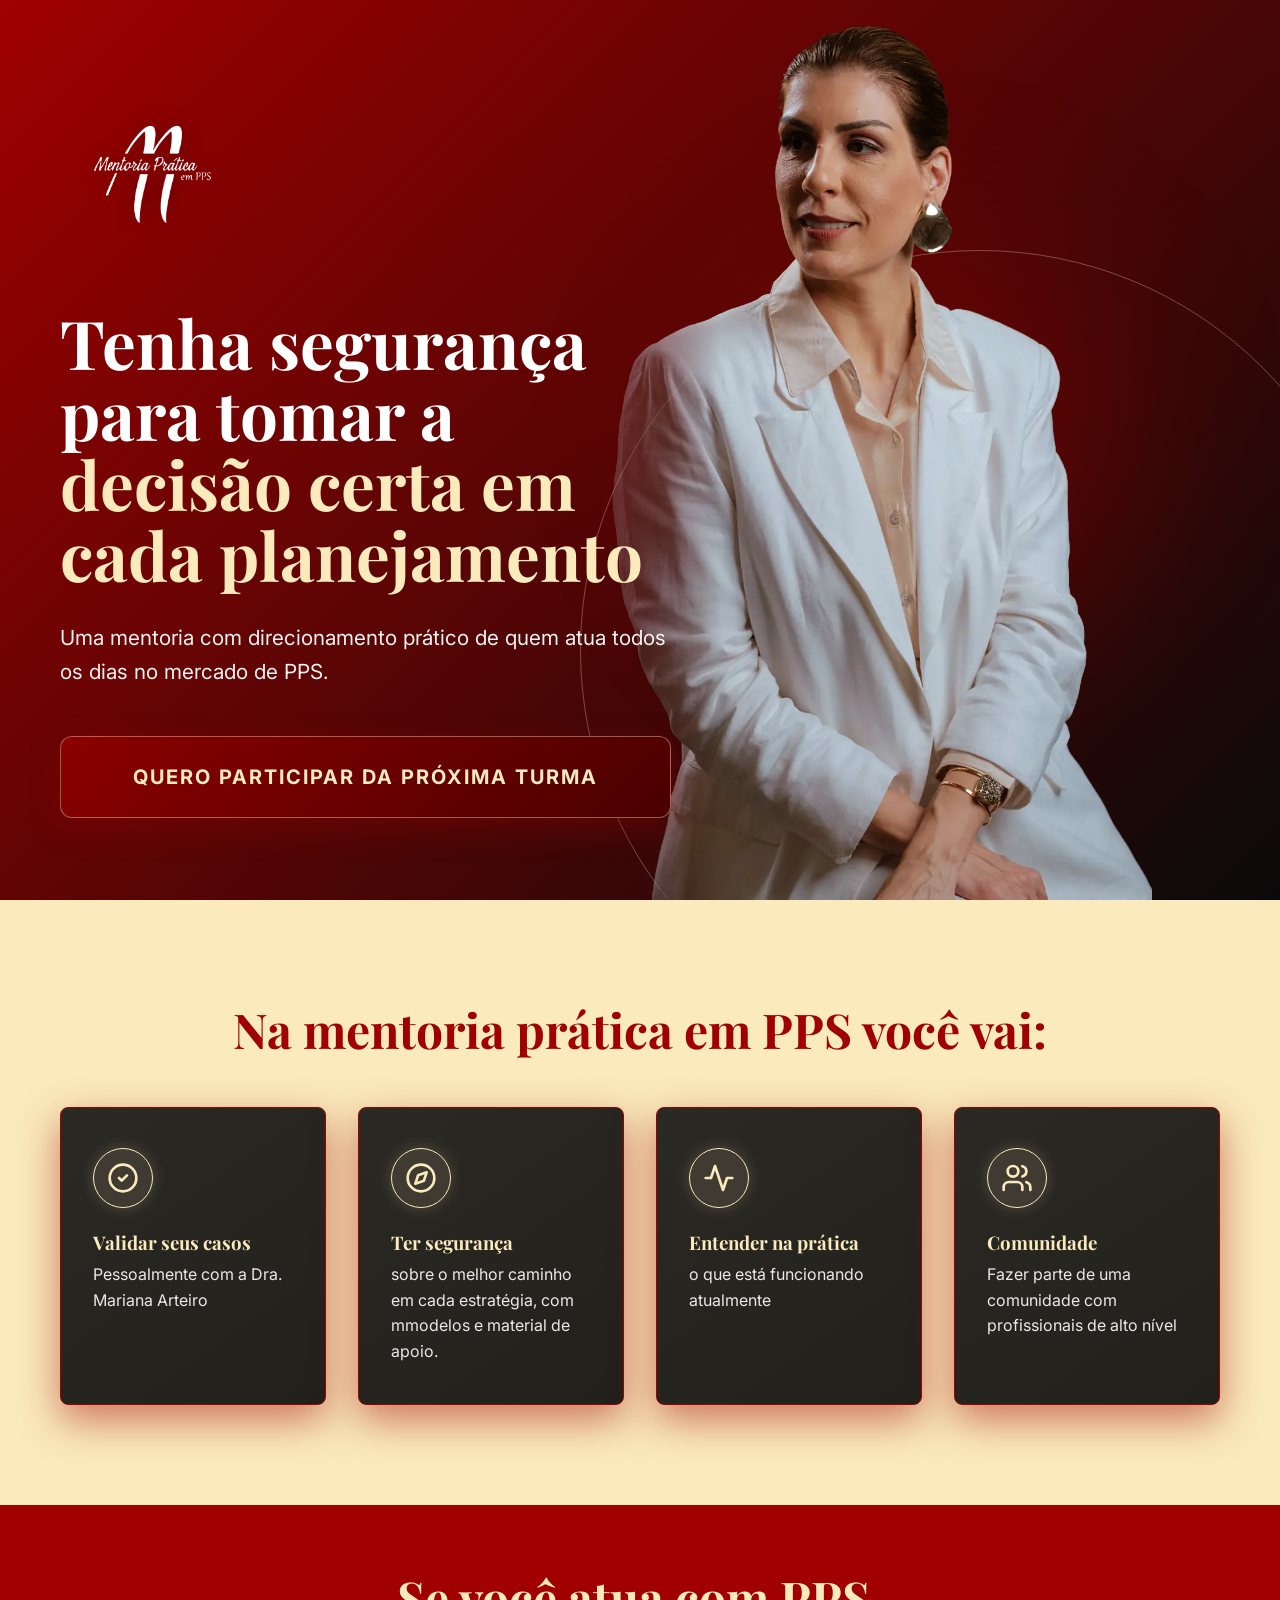
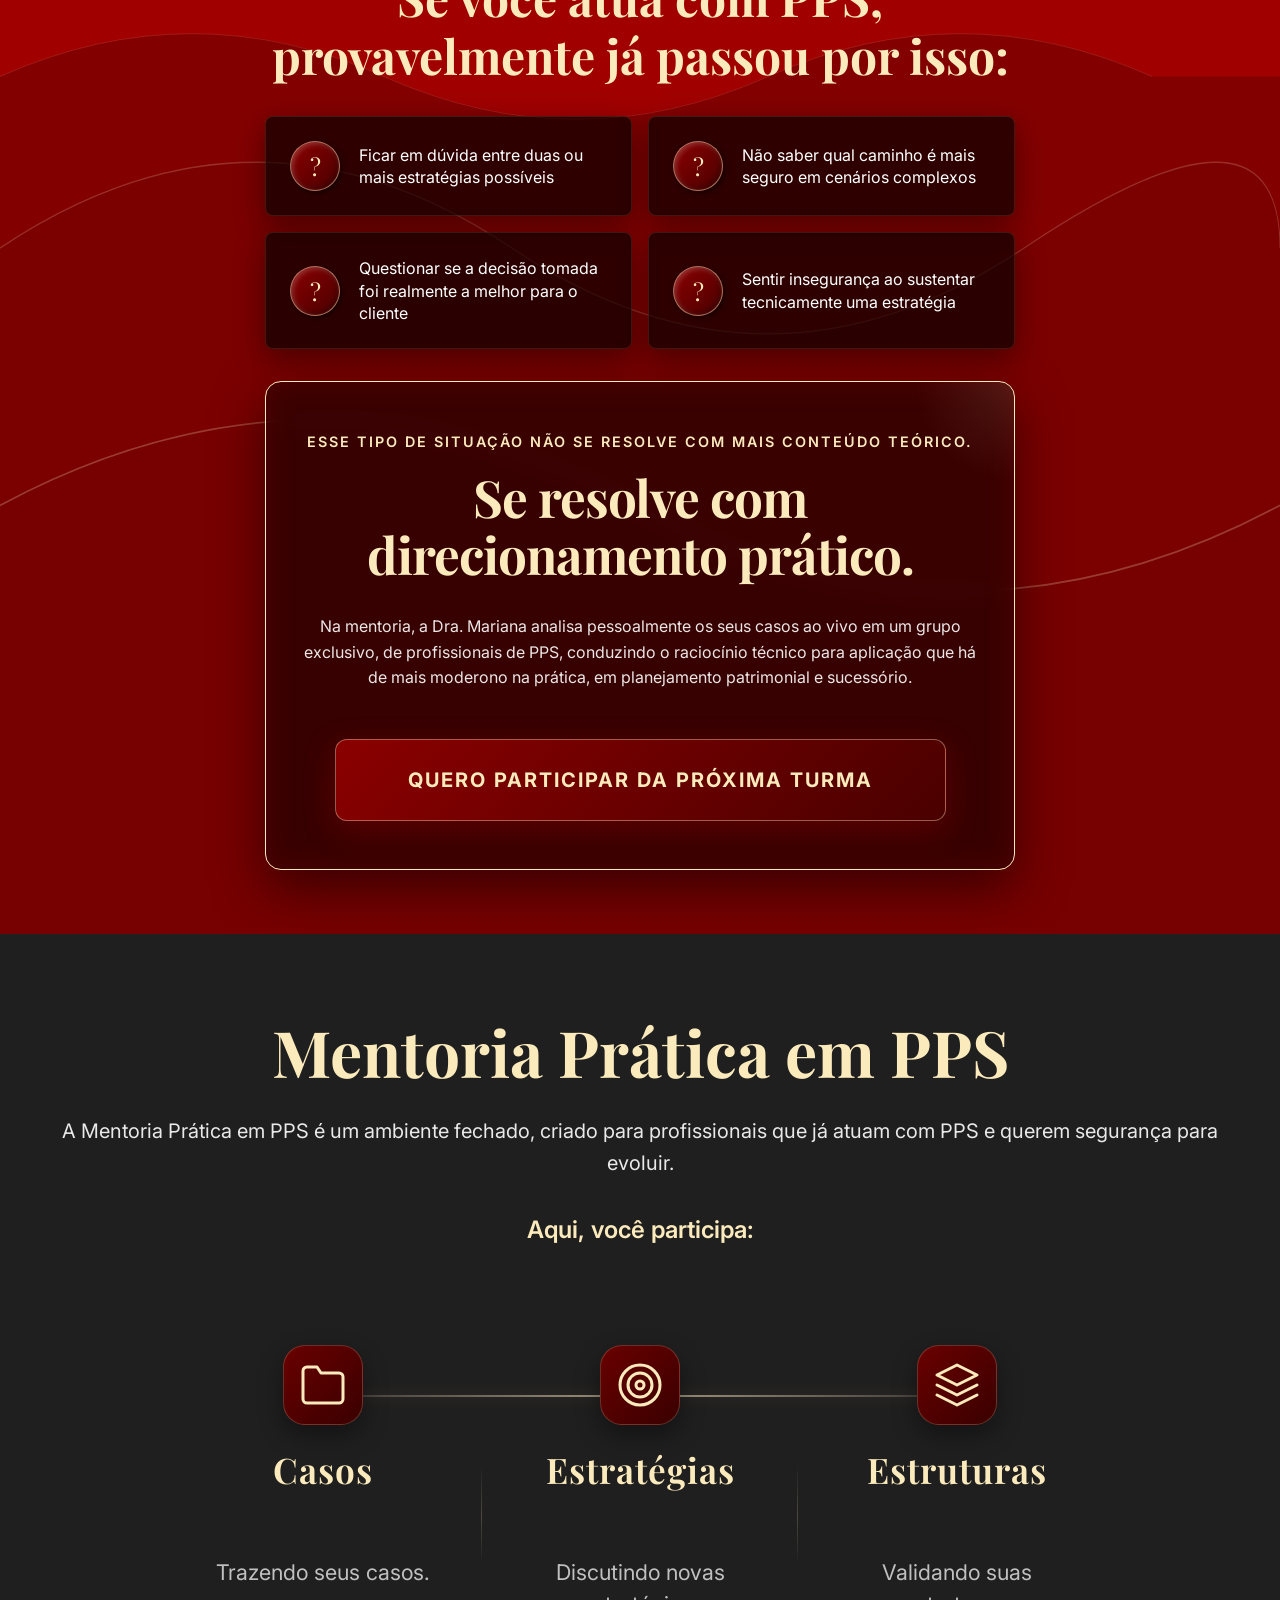
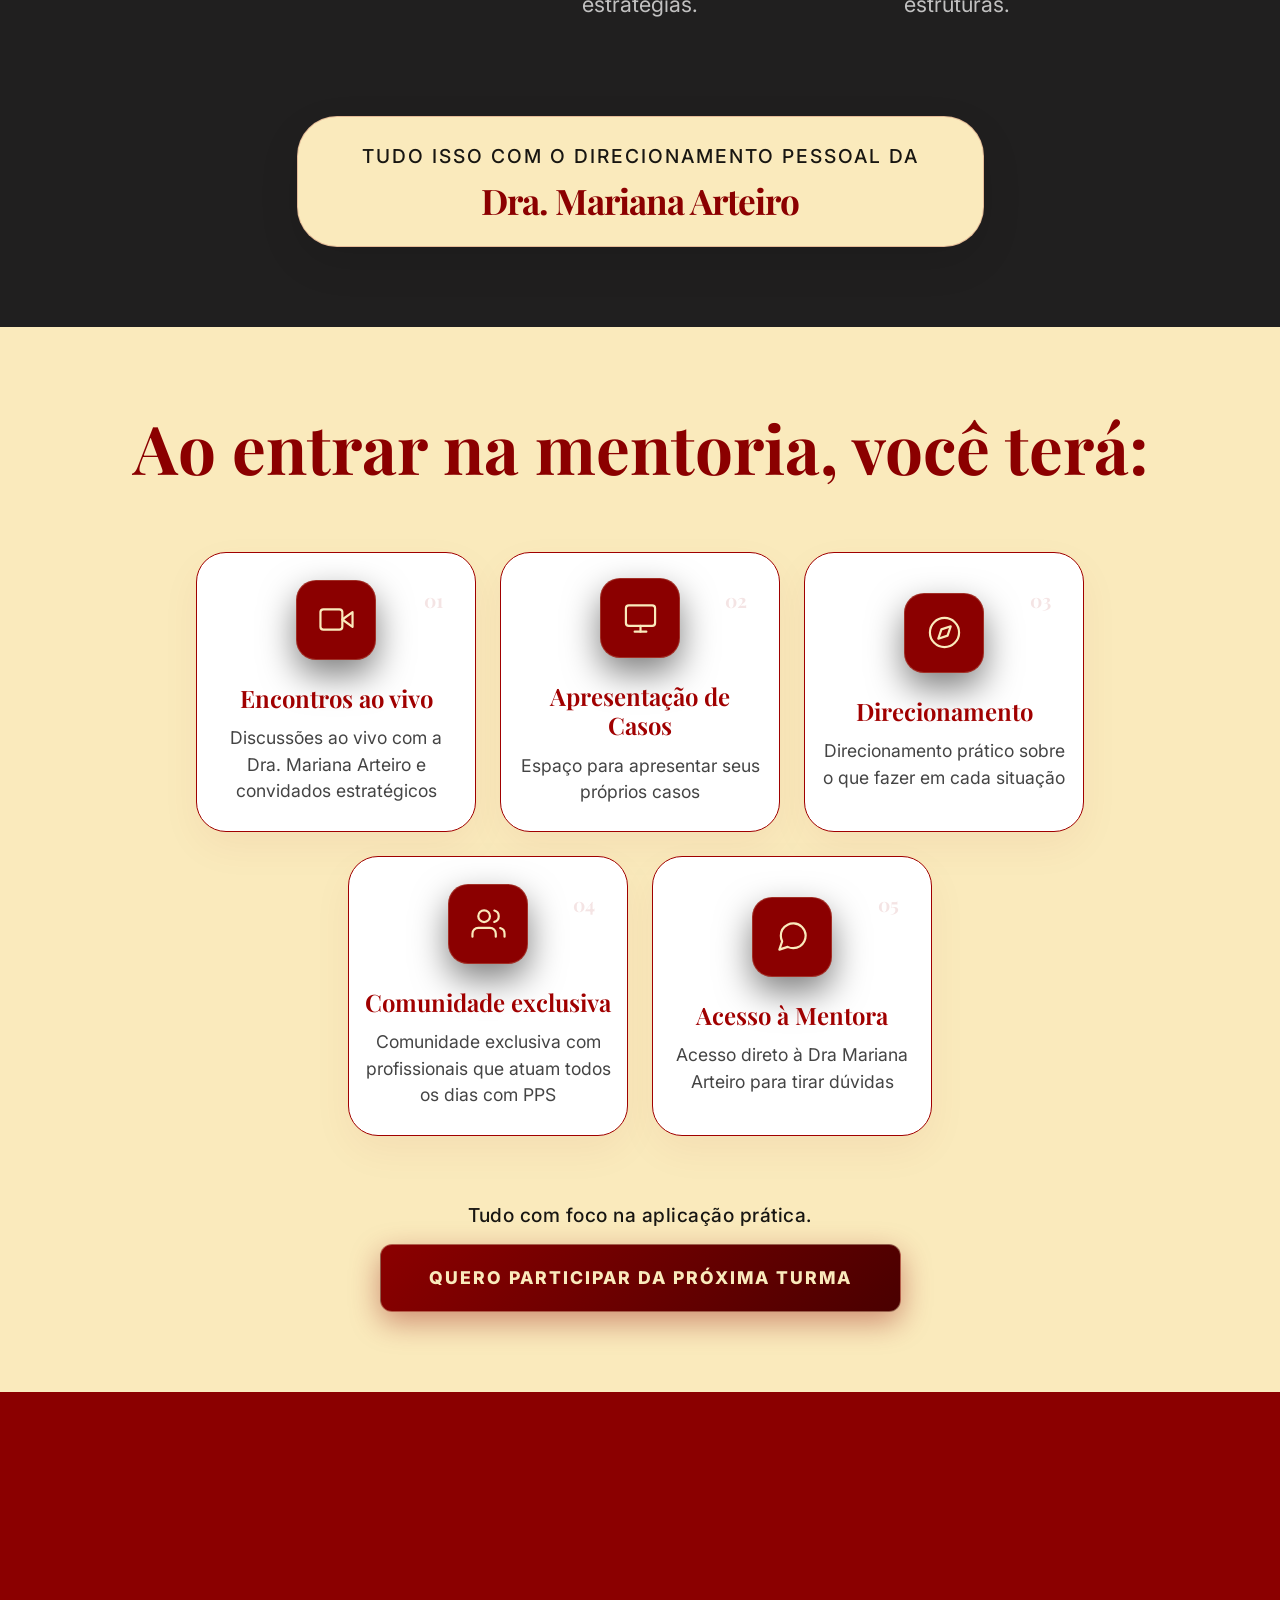
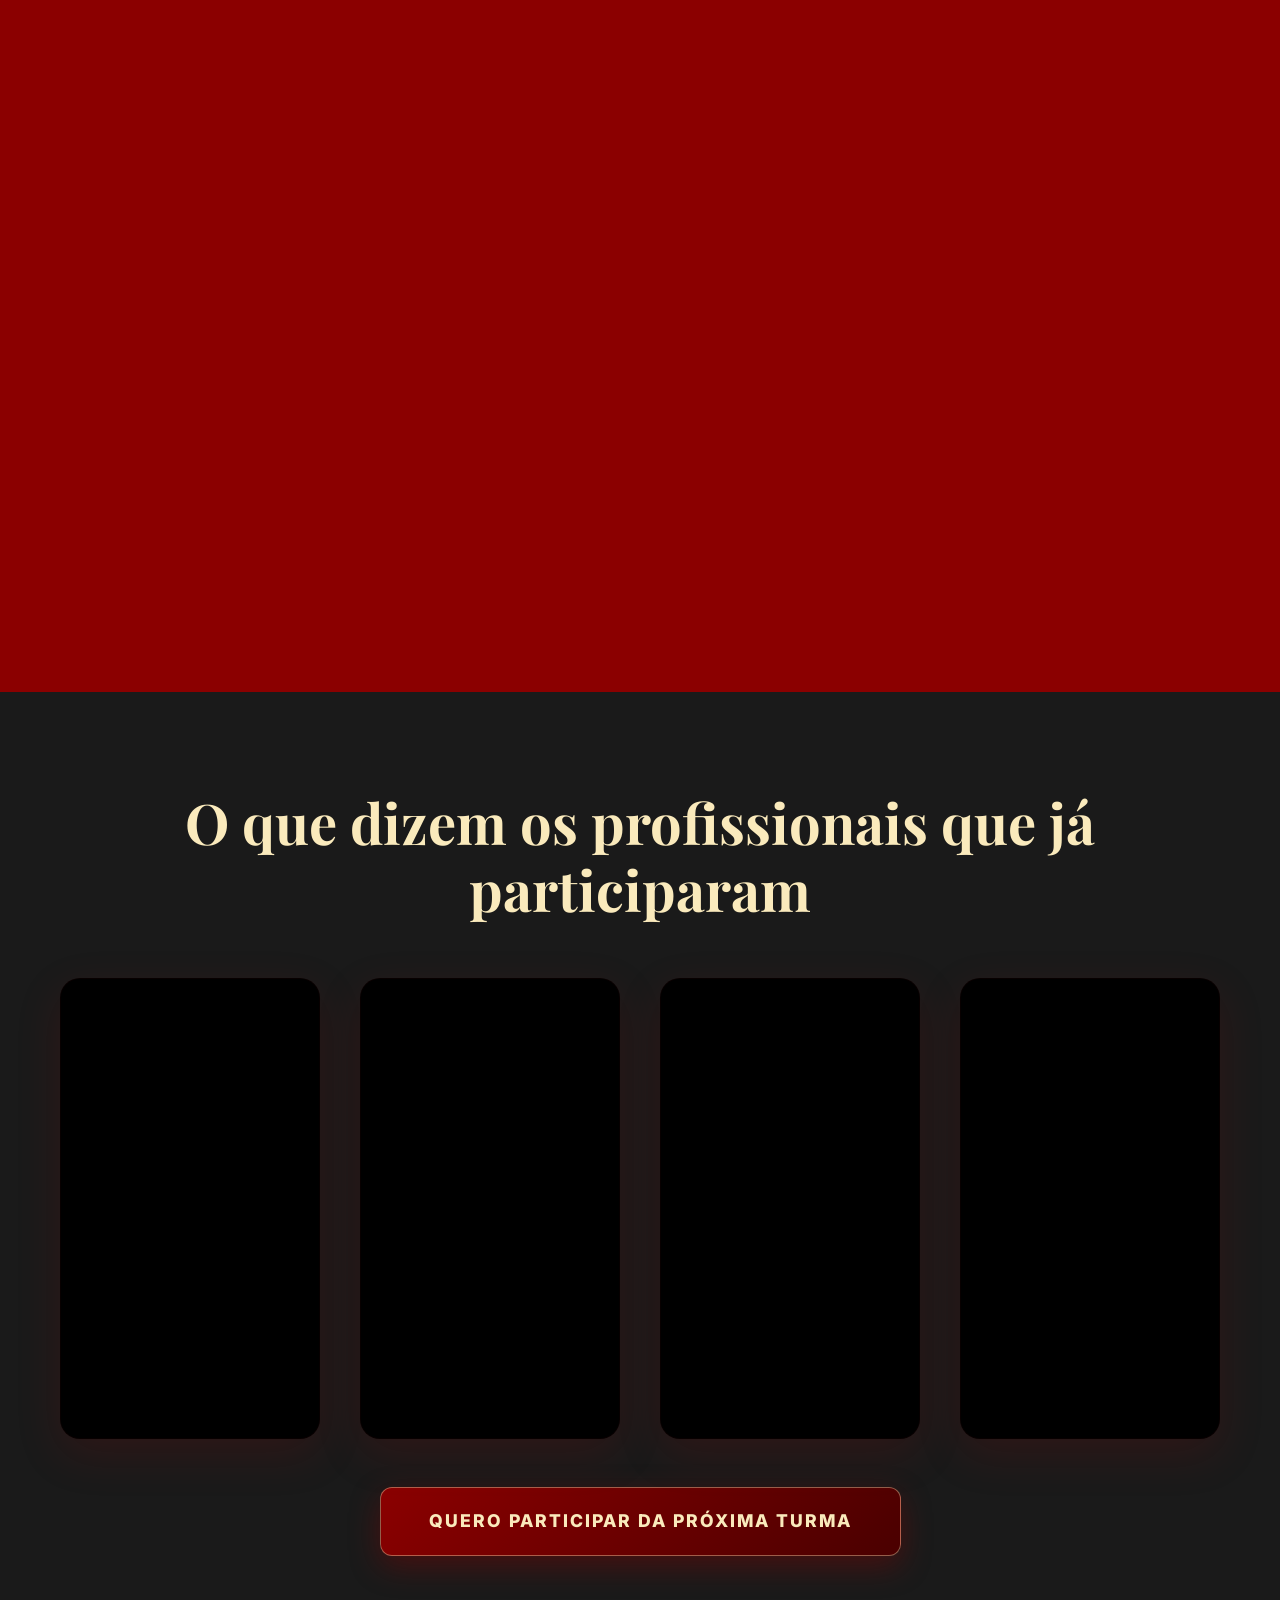
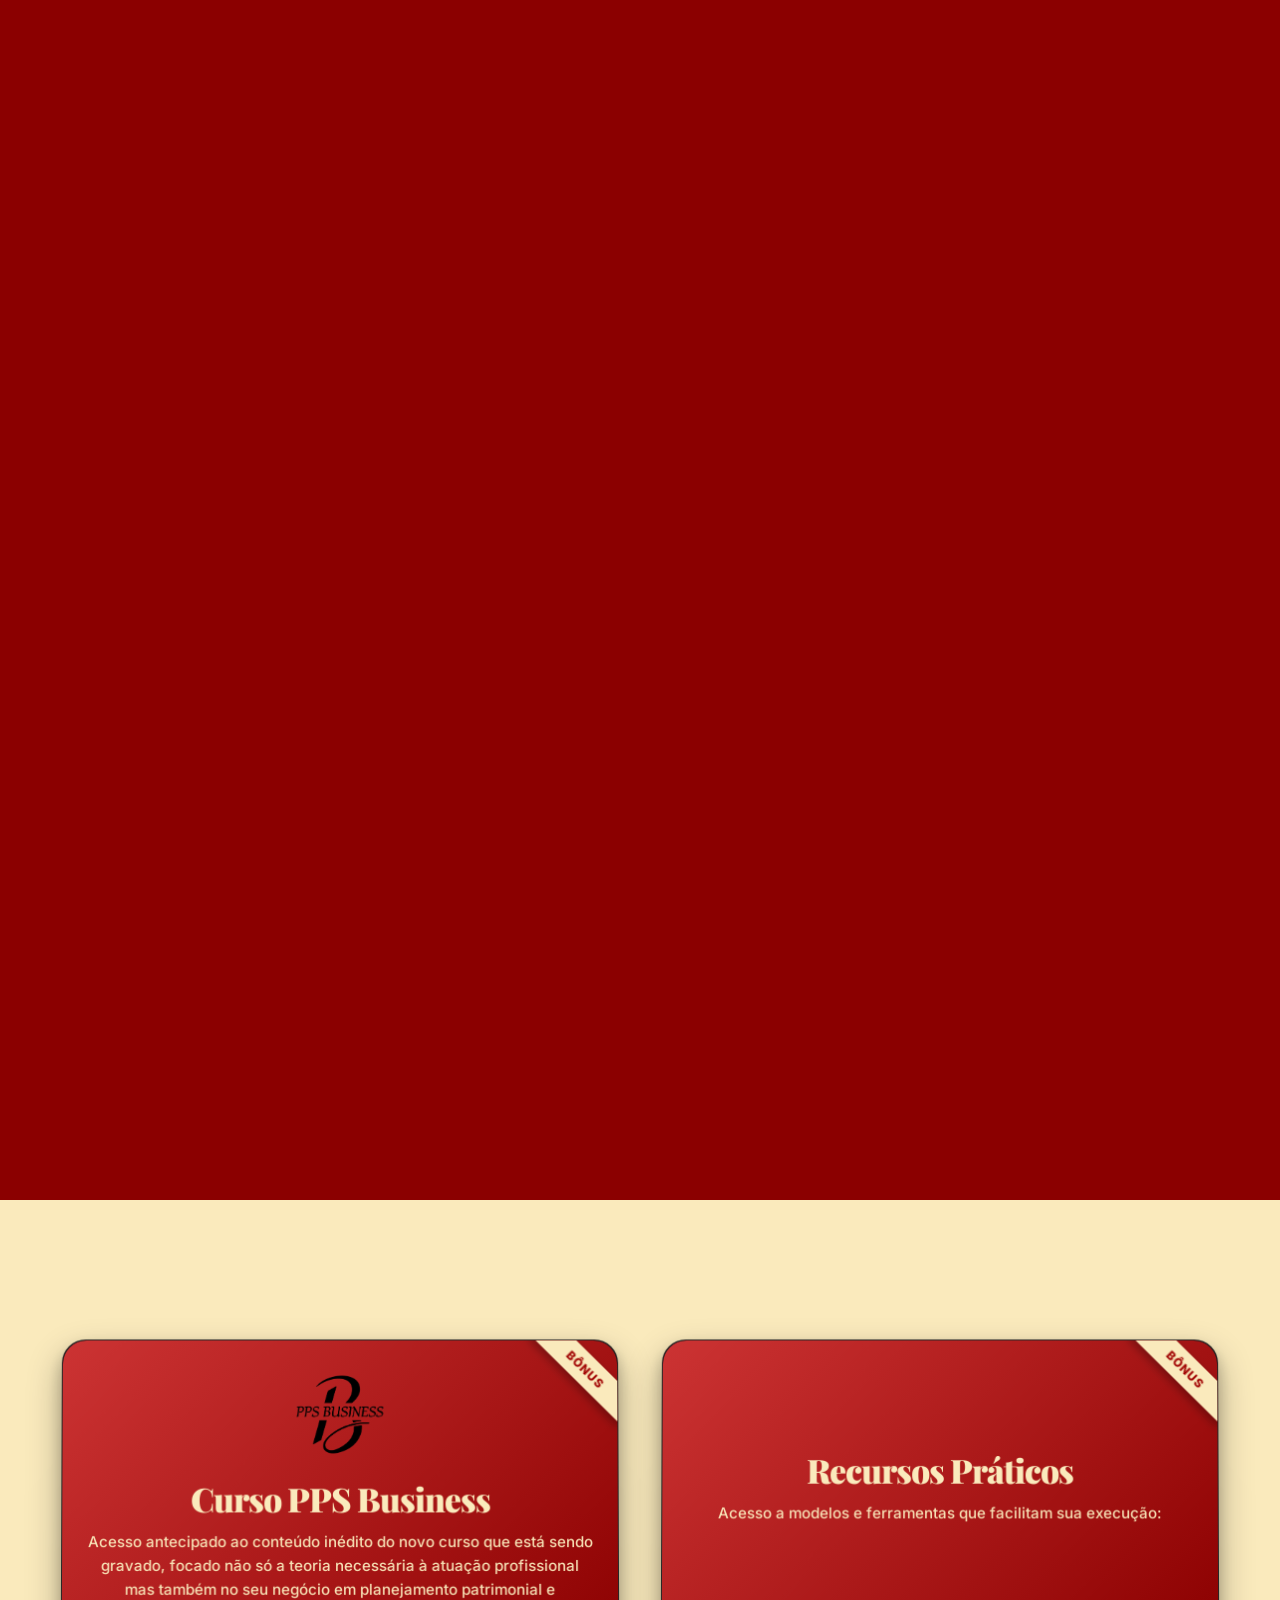
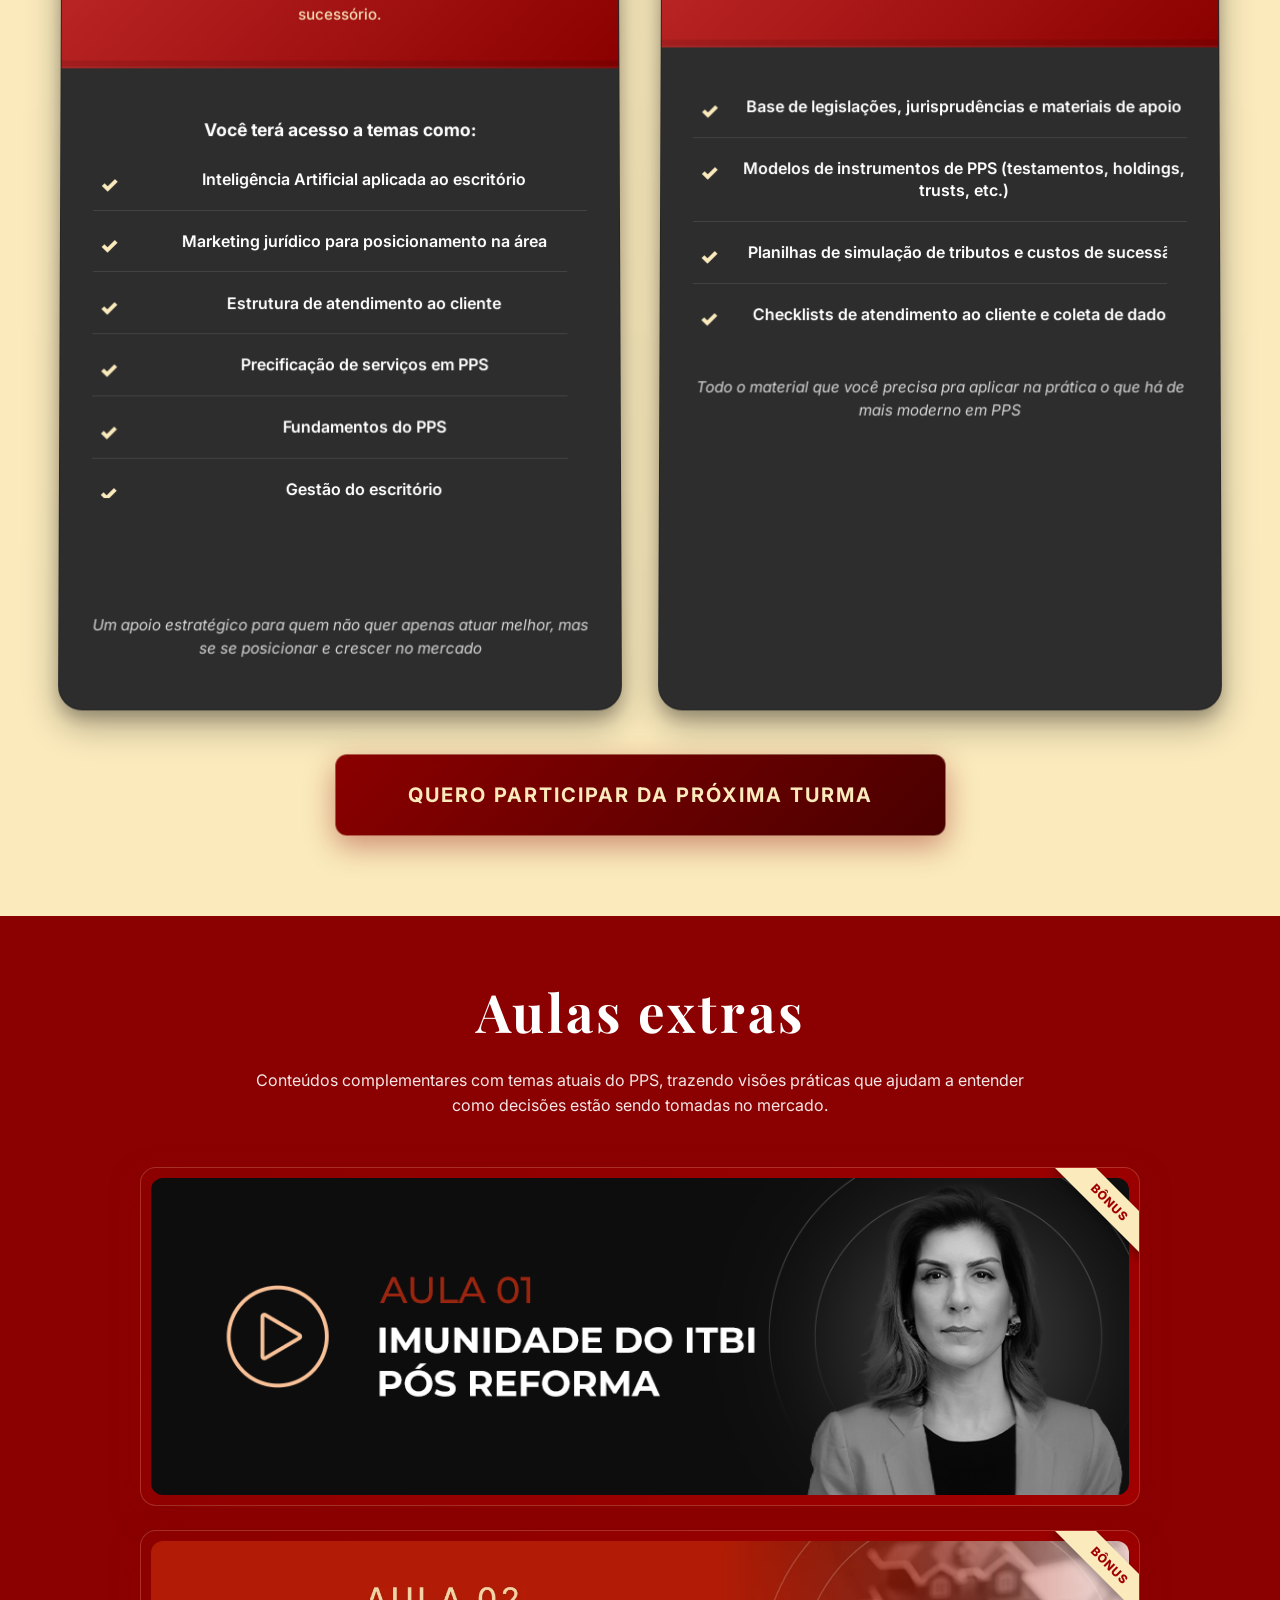
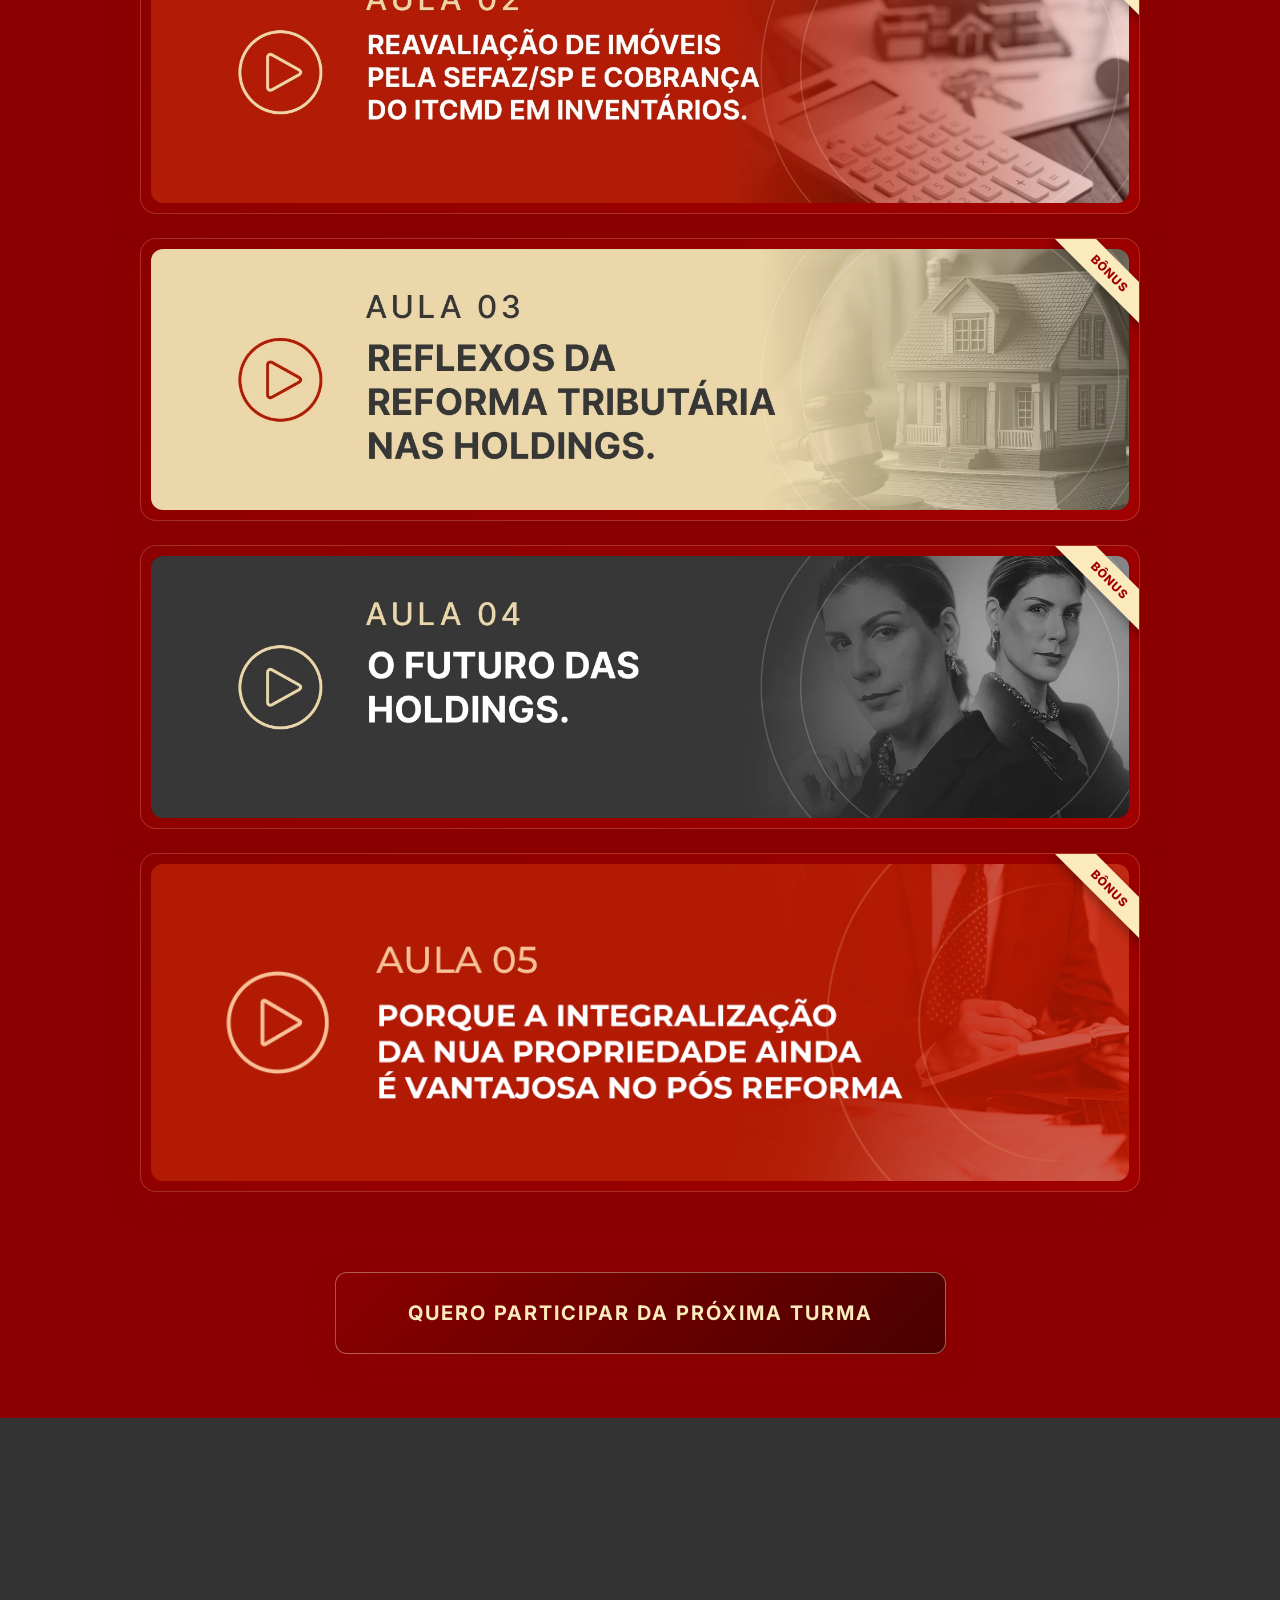
<file: lp_mentoria/index.html>
<!DOCTYPE html>
<html lang="pt-BR">

<head>
    <meta charset="UTF-8">
    <meta name="viewport" content="width=device-width, initial-scale=1.0, maximum-scale=1.0, user-scalable=no">
    <title>Mentoria Prática em PPS | Dra. Mariana Arteiro</title>

    <!-- SEO Meta Tags -->
    <meta name="description"
        content="Mentoria prática em Planejamento Patrimonial e Sucessório. Tenha segurança para tomar a decisão certa com o direcionamento da Dra. Mariana Arteiro.">

    <!-- Preload & Resource Hints (Performance) -->
    <link rel="preload" as="image" href="assets/hero-dra-mariana.webp" type="image/webp">
    <link rel="preconnect" href="https://cdn.jsdelivr.net">
    <link rel="preconnect" href="https://www.youtube.com">

    <!-- Open Graph / Facebook -->
    <meta property="og:type" content="website">
    <meta property="og:url" content="https://praticapps.com.br/mentoria/">
    <meta property="og:title" content="Mentoria Prática em PPS | Dra. Mariana Arteiro">
    <meta property="og:description"
        content="Tenha segurança para tomar a decisão certa nos seus planejamentos patrimoniais com o direcionamento da Dra. Mariana Arteiro.">
    <meta property="og:image" content="https://praticapps.com.br/mentoria/assets/hero-dra-mariana.webp">

    <!-- Twitter -->
    <meta property="twitter:card" content="summary_large_image">
    <meta property="twitter:title" content="Mentoria Prática em PPS | Dra. Mariana Arteiro">
    <meta property="twitter:description"
        content="Tenha segurança para tomar a decisão certa nos seus planejamentos patrimoniais com o direcionamento da Dra. Mariana Arteiro.">
    <meta property="twitter:image" content="https://praticapps.com.br/mentoria/assets/hero-dra-mariana.webp">

    <!-- Fonts -->
    <link rel="preconnect" href="https://fonts.googleapis.com">
    <link rel="preconnect" href="https://fonts.gstatic.com" crossorigin>
    <link
        href="https://fonts.googleapis.com/css2?family=Inter:wght@300;400;500;600&family=Playfair+Display:ital,wght@0,400;0,600;0,700;1,400&display=swap"
        rel="stylesheet">

    <!-- Swiper CSS -->
    <link rel="stylesheet" href="https://cdn.jsdelivr.net/npm/swiper@11/swiper-bundle.min.css" />

    <!-- Custom CSS -->
    <link rel="stylesheet" href="index.css?v=2.5">
</head>

<body>

    <!-- Header -->
    <header class="header">
        <div class="container header-inner">
            <img src="assets/logo-white.webp" alt="Logo Mentoria" class="logo" width="180" height="auto" loading="lazy">
            <a href="https://form.respondi.app/O9RpYylj" class="btn btn-outline"
                aria-label="Aplicar agora para a mentoria">Aplicar Agora</a>
        </div>
    </header>

    <main>
        <!-- SECTION 1: HERO -->
        <section class="hero" id="home">
            <!-- Elementos de Design inspirados na referência -->
            <div class="hero-glow"></div>
            <div class="hero-ring"></div>

            <img src="assets/hero-dra-mariana.webp" alt="Dra. Mariana Arteiro" class="hero-main-img" width="800"
                height="950" fetchpriority="high" loading="eager">
            <img src="assets/logo-white.webp" alt="Logo Mentoria PPS" class="hero-logo-internal mobile-only" width="185"
                height="auto">
            <div class="container hero-grid">
                <div class="hero-content">
                    <img src="assets/logo-white.webp" alt="Logo Mentoria PPS" class="hero-logo-internal desktop-only"
                        width="185" height="auto">
                    <h1 class="headline">
                        Tenha segurança <br>
                        para tomar a <br>
                        <span>decisão certa em <br>
                            cada planejamento</span>
                    </h1>
                    <p class="subheadline">Uma mentoria com direcionamento prático de quem atua todos os dias no mercado
                        de PPS.</p>

                    <a href="https://form.respondi.app/O9RpYylj" class="btn btn-primary large hero-btn"
                        aria-label="Quero participar da próxima turma da mentoria">Quero participar da próxima turma</a>
                </div>
            </div>
        </section>

        <!-- SECTION 2: BENEFÍCIOS -->
        <section class="benefits bg-dark">
            <div class="container">
                <h2 class="section-title text-center">Na mentoria prática em PPS você vai:</h2>
                <div class="benefits-grid">
                    <div class="benefit-card">
                        <div class="icon-wrapper">
                            <svg width="32" height="32" viewBox="0 0 24 24" fill="none" stroke="currentColor"
                                stroke-width="2" stroke-linecap="round" stroke-linejoin="round" aria-hidden="true">
                                <path d="M12 22c5.523 0 10-4.477 10-10S17.523 2 12 2 2 6.477 2 12s4.477 10 10 10z">
                                </path>
                                <path d="m9 12 2 2 4-4"></path>
                            </svg>
                        </div>
                        <h3>Validar seus casos</h3>
                        <p>Pessoalmente com a Dra. Mariana Arteiro</p>
                    </div>
                    <div class="benefit-card">
                        <div class="icon-wrapper">
                            <svg width="32" height="32" viewBox="0 0 24 24" fill="none" stroke="currentColor"
                                stroke-width="2" stroke-linecap="round" stroke-linejoin="round" aria-hidden="true">
                                <circle cx="12" cy="12" r="10"></circle>
                                <polygon points="16.24 7.76 14.12 14.12 7.76 16.24 9.88 9.88 16.24 7.76"></polygon>
                            </svg>
                        </div>
                        <h3>Ter segurança</h3>
                        <p>sobre o melhor caminho em cada estratégia, com mmodelos e material de apoio.</p>
                    </div>
                    <div class="benefit-card">
                        <div class="icon-wrapper">
                            <svg width="32" height="32" viewBox="0 0 24 24" fill="none" stroke="currentColor"
                                stroke-width="2" stroke-linecap="round" stroke-linejoin="round" aria-hidden="true">
                                <path d="M22 12h-4l-3 9L9 3l-3 9H2"></path>
                            </svg>
                        </div>
                        <h3>Entender na prática</h3>
                        <p>o que está funcionando atualmente</p>
                    </div>
                    <div class="benefit-card">
                        <div class="icon-wrapper">
                            <svg width="32" height="32" viewBox="0 0 24 24" fill="none" stroke="currentColor"
                                stroke-width="2" stroke-linecap="round" stroke-linejoin="round" aria-hidden="true">
                                <path d="M16 21v-2a4 4 0 0 0-4-4H6a4 4 0 0 0-4 4v2"></path>
                                <circle cx="9" cy="7" r="4"></circle>
                                <path d="M22 21v-2a4 4 0 0 0-3-3.87"></path>
                                <path d="M16 3.13a4 4 0 0 1 0 7.75"></path>
                            </svg>
                        </div>
                        <h3>Comunidade</h3>
                        <p>Fazer parte de uma comunidade com profissionais de alto nível</p>
                    </div>
                </div>
            </div>
        </section>

        <!-- SECTION 3: DOR / PROBLEMA -->
        <section class="pain reveal pt-large pb-large">
            <div class="container container-narrow">
                <h2 class="section-title text-center">Se você atua com PPS, provavelmente já passou por isso:</h2>

                <div class="pain-cards mt-5">
                    <div class="pain-card">
                        <span class="pain-icon">?</span>
                        <p>Ficar em dúvida entre duas ou mais estratégias possíveis</p>
                    </div>
                    <div class="pain-card">
                        <span class="pain-icon">?</span>
                        <p>Não saber qual caminho é mais seguro em cenários complexos</p>
                    </div>
                    <div class="pain-card">
                        <span class="pain-icon">?</span>
                        <p>Questionar se a decisão tomada foi realmente a melhor para o cliente</p>
                    </div>
                    <div class="pain-card">
                        <span class="pain-icon">?</span>
                        <p>Sentir insegurança ao sustentar tecnicamente uma estratégia</p>
                    </div>
                </div>

                <div class="pain-verdict-box mt-large text-center">
                    <p class="verdict-highlight">Esse tipo de situação não se resolve com mais conteúdo teórico.</p>
                    <h3 class="gold-text">Se resolve com direcionamento prático.</h3>
                    <p class="mt-4">Na mentoria, a Dra. Mariana analisa pessoalmente os seus casos ao vivo em um grupo
                        exclusivo,
                        de profissionais de PPS, conduzindo o raciocínio técnico para aplicação
                        que há de mais moderono na prática,
                        em planejamento patrimonial e sucessório.</p>

                    <a href="https://form.respondi.app/O9RpYylj" class="btn btn-primary large mt-5"
                        aria-label="Quero participar da próxima turma da mentoria">Quero participar da próxima turma</a>
                </div>
            </div>
        </section>

        <!-- SECTION 4: A MENTORIA (PILARES) -->
        <section id="mentoria" class="section-fullscreen" style="background-color: #201f1f;">
            <div class="container">
                <div class="text-center reveal mb-5">
                    <h2 class="section-title" style="font-size: clamp(2.5rem, 5vw, 4rem);">Mentoria Prática em PPS</h2>
                    <p class="section-desc max-width-700 mx-auto" style="font-size: 1.25rem;">
                        A Mentoria Prática em PPS é um ambiente fechado, criado para profissionais que já atuam com PPS
                        e querem segurança para evoluir.
                    </p>
                    <p class="mt-4" style="color: var(--color-gold); font-weight: 600; font-size: 1.5rem;">Aqui, você
                        participa:</p>
                </div>

                <div class="participation-grid">
                    <!-- Card 1 -->
                    <div class="p-card reveal">
                        <div class="p-card-header">
                            <div class="p-card-icon" aria-hidden="true">
                                <svg viewBox="0 0 24 24">
                                    <path
                                        d="M22 19a2 2 0 0 1-2 2H4a2 2 0 0 1-2-2V5a2 2 0 0 1 2-2h5l2 3h9a2 2 0 0 1 2 2z" />
                                </svg>
                            </div>
                            <h3>Casos</h3>
                        </div>
                        <div class="p-card-body">
                            <p>Trazendo seus casos.</p>
                        </div>
                    </div>

                    <!-- Card 2 -->
                    <div class="p-card reveal" style="transition-delay: 0.2s;">
                        <div class="p-card-header">
                            <div class="p-card-icon" aria-hidden="true">
                                <svg viewBox="0 0 24 24">
                                    <circle cx="12" cy="12" r="10" />
                                    <circle cx="12" cy="12" r="6" />
                                    <circle cx="12" cy="12" r="2" />
                                </svg>
                            </div>
                            <h3>Estratégias</h3>
                        </div>
                        <div class="p-card-body">
                            <p>Discutindo novas estratégias.</p>
                        </div>
                    </div>

                    <!-- Card 3 -->
                    <div class="p-card reveal" style="transition-delay: 0.4s;">
                        <div class="p-card-header">
                            <div class="p-card-icon" aria-hidden="true">
                                <svg viewBox="0 0 24 24">
                                    <path d="M12 2L2 7l10 5 10-5-10-5zM2 17l10 5 10-5M2 12l10 5 10-5" />
                                </svg>
                            </div>
                            <h3>Estruturas</h3>
                        </div>
                        <div class="p-card-body">
                            <p>Validando suas estruturas.</p>
                        </div>
                    </div>
                </div>

                <div class="human-direction-reveal reveal">
                    <div class="human-direction-box">
                        <p>Tudo isso com o direcionamento pessoal da</p>
                        <h3>Dra. Mariana Arteiro</h3>
                    </div>
                </div>
            </div>
        </section>

        <!-- SECTION 5: COMO FUNCIONA NA PRÁTICA (100vh) -->
        <section id="detalhes-praticos" class="section-fullscreen" style="background-color: #FAEABC;">
            <div class="container">
                <div class="practical-mechanics-reveal reveal">
                    <h3 class="section-title text-center">Ao entrar na mentoria, você terá:</h3>

                    <div class="practical-grid">
                        <!-- Card 01 -->
                        <div class="practical-card reveal">
                            <span class="p-number">01</span>
                            <div class="p-icon-box" aria-hidden="true">
                                <svg viewBox="0 0 24 24">
                                    <path d="M23 7l-7 5 7 5V7z" />
                                    <rect x="1" y="5" width="15" height="14" rx="2" ry="2" />
                                </svg>
                            </div>
                            <h3>Encontros ao vivo</h3>
                            <p>Discussões ao vivo com a Dra. Mariana Arteiro e convidados estratégicos</p>
                        </div>

                        <!-- Card 02 -->
                        <div class="practical-card reveal" style="transition-delay: 0.1s;">
                            <span class="p-number">02</span>
                            <div class="p-icon-box" aria-hidden="true">
                                <svg viewBox="0 0 24 24">
                                    <rect x="2" y="3" width="20" height="14" rx="2" ry="2" />
                                    <line x1="8" y1="21" x2="16" y2="21" />
                                    <line x1="12" y1="17" x2="12" y2="21" />
                                </svg>
                            </div>
                            <h3>Apresentação de Casos</h3>
                            <p>Espaço para apresentar seus próprios casos</p>
                        </div>

                        <!-- Card 03 -->
                        <div class="practical-card reveal" style="transition-delay: 0.2s;">
                            <span class="p-number">03</span>
                            <div class="p-icon-box" aria-hidden="true">
                                <svg viewBox="0 0 24 24">
                                    <circle cx="12" cy="12" r="10" />
                                    <polygon points="16.24 7.76 14.12 14.12 7.76 16.24 9.88 9.88 16.24 7.76" />
                                </svg>
                            </div>
                            <h3>Direcionamento</h3>
                            <p>Direcionamento prático sobre o que fazer em cada situação</p>
                        </div>

                        <!-- Card 04 -->
                        <div class="practical-card reveal" style="transition-delay: 0.3s;">
                            <span class="p-number">04</span>
                            <div class="p-icon-box" aria-hidden="true">
                                <svg viewBox="0 0 24 24">
                                    <path d="M17 21v-2a4 4 0 0 0-4-4H5a4 4 0 0 0-4 4v2" />
                                    <circle cx="9" cy="7" r="4" />
                                    <path d="M23 21v-2a4 4 0 0 0-3-3.87" />
                                    <path d="M16 3.13a4 4 0 0 1 0 7.75" />
                                </svg>
                            </div>
                            <h3>Comunidade exclusiva</h3>
                            <p>Comunidade exclusiva com profissionais que atuam todos os dias com PPS</p>
                        </div>

                        <!-- Card 05 -->
                        <div class="practical-card reveal" style="transition-delay: 0.4s;">
                            <span class="p-number">05</span>
                            <div class="p-icon-box" aria-hidden="true">
                                <svg viewBox="0 0 24 24">
                                    <path
                                        d="M21 11.5a8.38 8.38 0 0 1-.9 3.8 8.5 8.5 0 0 1-7.6 4.7 8.38 8.38 0 0 1-3.8-.9L3 21l1.9-5.7a8.38 8.38 0 0 1-.9-3.8 8.5 8.5 0 0 1 4.7-7.6 8.38 8.38 0 0 1 3.8-.9h.5a8.48 8.48 0 0 1 8 8v.5z" />
                                </svg>
                            </div>
                            <h3>Acesso à Mentora</h3>
                            <p>Acesso direto à Dra Mariana Arteiro para tirar dúvidas</p>
                        </div>
                    </div>

                    <div class="practical-section-footer reveal">
                        <p class="practical-closure">Tudo com foco na aplicação prática.</p>
                        <a href="https://form.respondi.app/O9RpYylj" class="btn-beige-gold red-pill"
                            aria-label="Aplicar para participar da próxima turma da mentoria">Quero participar da
                            próxima turma</a>
                    </div>
                </div>
            </div>
        </section>

        <!-- SECTION 6: COMUNIDADE -->
        <section id="comunidade" class="community section-fullscreen"
            style="background-color: #8b0000; margin-bottom: 0;">
            <div class="container community-grid">
                <div class="community-content reveal">
                    <h2 class="section-title">Comunidade exclusiva</h2>
                    <p class="section-desc">
                        Ao ingressar na Mentoria prática em PPS, você passa a fazer parte de uma comunidade
                        formada por profissionais que já atuam na área e enfrentam os mesmos desafios que você.
                    </p>
                    <div class="community-features mt-4">
                        <div class="c-feature">
                            <strong>Troca de Experiências:</strong> Ambiente seguro para discutir casos e estratégias.
                        </div>
                        <div class="c-feature mt-3">
                            <strong>Networking de Alto Nível:</strong> Conexão direta com profissionais que vivem o
                            mercado.
                        </div>
                    </div>
                </div>

                <div class="community-image-box reveal">
                    <div class="premium-frame">
                        <img src="assets/comunidade.webp" alt="Profissionais reunidos na Comunidade Mentoria PPS"
                            loading="lazy">
                    </div>
                </div>
            </div>
        </section>

        <!-- SECTION 7: DEPOIMENTOS (VERTICAL SHORTS STYLE) -->
        <section class="testimonials section-fullscreen" style="background-color: #1a1a1a;">
            <div class="container">
                <h2 class="section-title text-center">O que dizem os profissionais que já participaram</h2>
                <div class="video-grid mt-4">
                    <!-- Depoimento 1 -->
                    <div class="video-card">
                        <div class="video-wrapper">
                            <iframe src="https://www.youtube.com/embed/aMyfd90A0jY"
                                title="Depoimento Mentoria PPS - Participante 1" frameborder="0"
                                allow="accelerometer; autoplay; clipboard-write; encrypted-media; gyroscope; picture-in-picture; web-share"
                                allowfullscreen>
                            </iframe>
                        </div>
                    </div>

                    <!-- Depoimento 2 -->
                    <div class="video-card">
                        <div class="video-wrapper">
                            <iframe src="https://www.youtube.com/embed/X3MEtRx9akI"
                                title="Depoimento Mentoria PPS - Participante 2" frameborder="0"
                                allow="accelerometer; autoplay; clipboard-write; encrypted-media; gyroscope; picture-in-picture; web-share"
                                allowfullscreen>
                            </iframe>
                        </div>
                    </div>

                    <!-- Depoimento 3 -->
                    <div class="video-card">
                        <div class="video-wrapper">
                            <iframe src="https://www.youtube.com/embed/XH7kzkq9QDE"
                                title="Depoimento Mentoria PPS - Participante 3" frameborder="0"
                                allow="accelerometer; autoplay; clipboard-write; encrypted-media; gyroscope; picture-in-picture; web-share"
                                allowfullscreen>
                            </iframe>
                        </div>
                    </div>

                    <!-- Depoimento 4 -->
                    <div class="video-card">
                        <div class="video-wrapper">
                            <iframe src="https://www.youtube.com/embed/uVnyVaJ7SKg"
                                title="Depoimento Mentoria PPS - Participante 4" frameborder="0"
                                allow="accelerometer; autoplay; clipboard-write; encrypted-media; gyroscope; picture-in-picture; web-share"
                                allowfullscreen>
                            </iframe>
                        </div>
                    </div>
                </div>
                <div class="text-center mt-5">
                    <a href="https://form.respondi.app/O9RpYylj" class="btn btn-primary"
                        aria-label="Quero participar da próxima turma da mentoria">Quero participar da próxima turma</a>
                </div>
            </div>
        </section>

        <!-- SECTION 8: PARA QUEM É -->
        <section class="target-audience reveal pt-large pb-large">
            <div class="container">
                <h2 class="section-title text-center mb-5">Essa mentoria é para você?</h2>

                <div class="audience-grid">
                    <div class="audience-card positive">
                        <div class="audience-header">
                            <svg width="32" height="32" viewBox="0 0 24 24" fill="none" stroke="currentColor"
                                stroke-width="2" stroke-linecap="round" stroke-linejoin="round" aria-hidden="true">
                                <path d="M22 11.08V12a10 10 0 1 1-5.93-9.14"></path>
                                <polyline points="22 4 12 14.01 9 11.01"></polyline>
                            </svg>
                            <h3>É para você que:</h3>
                        </div>
                        <ul>
                            <li>Já atua com planejamento patrimonial ou sucessório</li>
                            <li>Quer mais segurança nas suas decisões</li>
                            <li>Busca direcionamento prático</li>
                            <li>Quer evoluir no mercado com consistência</li>
                        </ul>
                    </div>

                    <div class="audience-card negative">
                        <div class="audience-header">
                            <svg width="32" height="32" viewBox="0 0 24 24" fill="none" stroke="currentColor"
                                stroke-width="2" stroke-linecap="round" stroke-linejoin="round" aria-hidden="true">
                                <line x1="18" y1="6" x2="6" y2="18"></line>
                                <line x1="6" y1="6" x2="18" y2="18"></line>
                            </svg>
                            <h3>NÃO é para:</h3>
                        </div>
                        <ul>
                            <li>Quem está começando do zero</li>
                            <li>Quem busca apenas conteúdo teórico</li>
                            <li>Quem não está disposto a aplicar</li>
                        </ul>
                    </div>
                </div>
            </div>
        </section>

        <!-- SECTION 9: CONTEÚDOS COMPLEMENTARES -->
        <section class="bonus-resources reveal pt-large pb-large">
            <div class="container">
                <h2 class="section-title text-center">Conteúdos e recursos complementares</h2>

                <!-- 9.1 Bônus ao Vivo -->
                <h3 class="subsection-title mt-4">Encontros Bônus ao Vivo</h3>
                <div class="bonus-grid">
                    <div class="bonus-card">
                        <span class="bonus-tag">BÔNUS</span>
                        <div class="bonus-image-wrapper">
                            <img src="assets/palestrantes/roberta-ramos.webp" alt="Roberta Ramos" loading="lazy">
                        </div>
                        <div class="bonus-content">
                            <h4>Roberta Ramos</h4>
                            <p class="bonus-theme">Family Office</p>
                            <p class="bonus-cv">Mestre em Direito. Advogada com certificação em Family Office.
                                Professora de Direito Empresarial.</p>
                        </div>
                    </div>
                    <div class="bonus-card">
                        <span class="bonus-tag">BÔNUS</span>
                        <div class="bonus-image-wrapper">
                            <img src="assets/palestrantes/luiz-couto.webp" alt="Luiz Couto" loading="lazy">
                        </div>
                        <div class="bonus-content">
                            <h4>Luiz Couto</h4>
                            <p class="bonus-theme">Investimentos financeiros no PPS</p>
                            <p class="bonus-cv">Advogado Público Concursado. Planejador Financeiro Certificado.
                                Consultor de Valores Mobiliários.</p>
                        </div>
                    </div>
                    <div class="bonus-card">
                        <span class="bonus-tag">BÔNUS</span>
                        <div class="bonus-image-wrapper">
                            <img src="assets/palestrantes/alessandro-meliso.webp" alt="Alessandro Meliso"
                                loading="lazy">
                        </div>
                        <div class="bonus-content">
                            <h4>Alessandro Meliso</h4>
                            <p class="bonus-theme">Proteção patrimonial: técnicas de defesa no processo executivo</p>
                            <p class="bonus-cv">Ex-Juiz em Direito por mais de 21 anos. Mestre em Ciências Jurídicas.
                                Responsável pedagógico na AVA Educação.</p>
                        </div>
                    </div>
                </div>

                <!-- 9.2 Especialistas (SWIPER CAROUSEL) -->
                <div class="specialists-section mt-large">
                    <h3 class="subsection-title text-center">Aulas com especialistas do mercado</h3>
                    <p class="text-center mb-5 max-w-800 mx-auto">Encontros gravados conduzidos por profissionais que
                        atuam
                        diretamente com PPS, compartilhando como estruturam e conduzem seus casos na prática.</p>

                    <!-- Swiper -->
                    <div class="swiper specialistsSlider">
                        <div class="swiper-wrapper" id="speakers-wrapper">
                            <!-- 1. Adriana Pacheco -->
                            <div class="swiper-slide" data-name="Adriana Pacheco">
                                <div class="speaker-card">
                                    <span class="bonus-tag">BÔNUS</span>
                                    <img src="assets/palestrantes/adriana-pacheco.webp" alt="Adriana Pacheco"
                                        class="speaker-img" loading="lazy">
                                    <div class="speaker-info">
                                        <h4 class="speaker-name">Adriana Pacheco</h4>
                                        <p class="speaker-theme">Estruturas internacionais de PPS: joint tenancy with
                                            rights of survivorship.</p>
                                        <p class="speaker-cv">Sócia fundadora de Humberto Sanches e Associados. Mais de 20 anos de atuação em PPS. Reconhecida por Chambers, Legal 500 e Leaders League.</p>
                                    </div>
                                </div>
                            </div>
                            <!-- 3. Alex Finizola -->
                            <div class="swiper-slide" data-name="Alex Finizola">
                                <div class="speaker-card">
                                    <span class="bonus-tag">BÔNUS</span>
                                    <img src="assets/palestrantes/alex-finizola.webp" alt="Alex Finizola"
                                        class="speaker-img" loading="lazy">
                                    <div class="speaker-info">
                                        <h4 class="speaker-name">Alex Finizola</h4>
                                        <p class="speaker-theme">Planejamento internacionais</p>
                                        <p class="speaker-cv">Mestrando em Contabilidade e Direito Tributário pela
                                            FUCAPE. Vice-presidente do Grupo de Estudos de Planejamento Patrimonial e
                                            Holdings da OAB SP.</p>
                                    </div>
                                </div>
                            </div>
                            <!-- 4. Alexandre Arregui -->
                            <div class="swiper-slide" data-name="Alexandre Arregui">
                                <div class="speaker-card">
                                    <span class="bonus-tag">BÔNUS</span>
                                    <img src="assets/palestrantes/alexandre-arregui.webp" alt="Alexandre Arregui"
                                        class="speaker-img" loading="lazy">
                                    <div class="speaker-info">
                                        <h4 class="speaker-name">Alexandre Arregui</h4>
                                        <p class="speaker-theme">Offshore e Trusts</p>
                                        <p class="speaker-cv">Especialista em Planejamento Patrimonial e Sucessório
                                            Internacional. Pós-graduado pela PUC-RS e The Geneva Graduate Institute.</p>
                                    </div>
                                </div>
                            </div>
                            <!-- 5. Ana C. Brochado -->
                            <div class="swiper-slide" data-name="Ana C. Brochado">
                                <div class="speaker-card">
                                    <span class="bonus-tag">BÔNUS</span>
                                    <img src="assets/palestrantes/ana-carolina.webp" alt="Ana C. Brochado"
                                        class="speaker-img" loading="lazy">
                                    <div class="speaker-info">
                                        <h4 class="speaker-name">Ana C. Brochado</h4>
                                        <p class="speaker-theme">Herança digital e os desafios do planejamento
                                            sucessório.</p>
                                        <p class="speaker-cv">Especialista em Planejamento Sucessório.</p>
                                    </div>
                                </div>
                            </div>
                            <!-- 6. Felipe Esteves -->
                            <div class="swiper-slide" data-name="Felipe Esteves">
                                <div class="speaker-card">
                                    <span class="bonus-tag">BÔNUS</span>
                                    <img src="assets/palestrantes/felipe-esteves.webp" alt="Felipe Esteves"
                                        class="speaker-img" loading="lazy">
                                    <div class="speaker-info">
                                        <h4 class="speaker-name">Felipe Esteves</h4>
                                        <p class="speaker-theme">Holding rural</p>
                                        <p class="speaker-cv">Advogado especialista em contratos e planejamento
                                            tributário no agronegócio.</p>
                                    </div>
                                </div>
                            </div>
                            <!-- 7. Isabella Paranaguá -->
                            <div class="swiper-slide" data-name="Isabella Paranaguá">
                                <div class="speaker-card">
                                    <span class="bonus-tag">BÔNUS</span>
                                    <img src="assets/palestrantes/isabella-paranagua.webp" alt="Isabella Paranaguá"
                                        class="speaker-img" loading="lazy">
                                    <div class="speaker-info">
                                        <h4 class="speaker-name">Isabella Paranaguá</h4>
                                        <p class="speaker-theme">Contratos de namoro e união estável</p>
                                        <p class="speaker-cv">Conselheira federal da OAB. Presidente da Comissão
                                            Nacional de Sucessões do CFOAB. Pós-doutora pela Universidade de Birmingham.
                                        </p>
                                    </div>
                                </div>
                            </div>
                            <!-- 8. Jefferson Valentin -->
                            <div class="swiper-slide" data-name="Jefferson Valentin">
                                <div class="speaker-card">
                                    <span class="bonus-tag">BÔNUS</span>
                                    <img src="assets/palestrantes/jefferson-valentin.webp" alt="Jefferson Valentin"
                                        class="speaker-img" loading="lazy">
                                    <div class="speaker-info">
                                        <h4 class="speaker-name">Jefferson Valentin</h4>
                                        <p class="speaker-theme">Reflexos da Reforma Tributária nos Planejamentos</p>
                                        <p class="speaker-cv">Auditor Fiscal da Receita Estadual de São Paulo, Inspetor
                                            de Fiscalização do ITCMD.</p>
                                    </div>
                                </div>
                            </div>
                            <!-- 9. João Teixeira -->
                            <div class="swiper-slide" data-name="João Teixeira">
                                <div class="speaker-card">
                                    <span class="bonus-tag">BÔNUS</span>
                                    <img src="assets/palestrantes/joao-teixeira.webp" alt="João Teixeira"
                                        class="speaker-img" loading="lazy">
                                    <div class="speaker-info">
                                        <h4 class="speaker-name">João Teixeira</h4>
                                        <p class="speaker-theme">Governança</p>
                                        <p class="speaker-cv">Conselheiro Consultivo Certificado. Consultor em
                                            Planejamento Sucessório e Governança Familiar há 16 anos.</p>
                                    </div>
                                </div>
                            </div>
                            <!-- 10. Jonatas Albino -->
                            <div class="swiper-slide" data-name="Jonatas Albino">
                                <div class="speaker-card">
                                    <span class="bonus-tag">BÔNUS</span>
                                    <img src="assets/palestrantes/jonatas-albino.webp" alt="Jonatas Albino"
                                        class="speaker-img" loading="lazy">
                                    <div class="speaker-info">
                                        <h4 class="speaker-name">Jonatas Albino</h4>
                                        <p class="speaker-theme">ITCMD na visão da SEFAZ/SP</p>
                                        <p class="speaker-cv">Chefe do Núcleo de fiscalização de ITCMD na UGC/ITCMD da
                                            SEFAZ/SP.</p>
                                    </div>
                                </div>
                            </div>
                            <!-- 11. Líbera Copetti -->
                            <div class="swiper-slide" data-name="Líbera Copetti">
                                <div class="speaker-card">
                                    <span class="bonus-tag">BÔNUS</span>
                                    <img src="assets/palestrantes/libera-copetti.webp" alt="Líbera Copetti"
                                        class="speaker-img" loading="lazy">
                                    <div class="speaker-info">
                                        <h4 class="speaker-name">Líbera Copetti</h4>
                                        <p class="speaker-theme">PPS no agronegócio</p>
                                        <p class="speaker-cv">Professora. Mestre em Direito. Presidente da Comissão
                                            Nacional do Agronegócio do IBDFAM.</p>
                                    </div>
                                </div>
                            </div>
                            <!-- 12. Luiz Couto -->
                            <div class="swiper-slide" data-name="Luiz Couto">
                                <div class="speaker-card">
                                    <span class="bonus-tag">BÔNUS</span>
                                    <img src="assets/palestrantes/luiz-couto.webp" alt="Luiz Couto" class="speaker-img"
                                        loading="lazy">
                                    <div class="speaker-info">
                                        <h4 class="speaker-name">Luiz Couto</h4>
                                        <p class="speaker-theme">Técnicas de venda para PPS</p>
                                        <p class="speaker-cv">Advogado público concursado. Planejador Financeiro
                                            Certificado e Consultor de Valores Mobiliários.</p>
                                    </div>
                                </div>
                            </div>
                            <!-- 13. Mariana Maduro -->
                            <div class="swiper-slide" data-name="Mariana Maduro">
                                <div class="speaker-card">
                                    <span class="bonus-tag">BÔNUS</span>
                                    <img src="assets/palestrantes/mariana-maduro.webp" alt="Mariana Maduro"
                                        class="speaker-img" loading="lazy">
                                    <div class="speaker-info">
                                        <h4 class="speaker-name">Mariana Maduro</h4>
                                        <p class="speaker-theme">S/A como instrumento de planejamento patrimonial e
                                            sucessório</p>
                                        <p class="speaker-cv">Advogada especializada em Direito Societário. Professora
                                            de Direito Empresarial na FGV e PUC.</p>
                                    </div>
                                </div>
                            </div>
                            <!-- 14. Mario Delgado -->
                            <div class="swiper-slide" data-name="Mario Delgado">
                                <div class="speaker-card">
                                    <span class="bonus-tag">BÔNUS</span>
                                    <img src="assets/palestrantes/mario-delgado.webp" alt="Mario Delgado"
                                        class="speaker-img" loading="lazy">
                                    <div class="speaker-info">
                                        <h4 class="speaker-name">Mario Delgado</h4>
                                        <p class="speaker-theme">Cuidados no planejamento da partilha de participação
                                        </p>
                                        <p class="speaker-cv">Mestre em Direito Civil (PUC-SP). Especialista em
                                            Planejamento Sucessório.</p>
                                    </div>
                                </div>
                            </div>
                            <!-- 15. Bia Machnick -->
                            <div class="swiper-slide" data-name="Bia Machnick">
                                <div class="speaker-card">
                                    <span class="bonus-tag">BÔNUS</span>
                                    <img src="assets/palestrantes/bia-machnick.webp" alt="Bia Machnick"
                                        class="speaker-img" loading="lazy">
                                    <div class="speaker-info">
                                        <h4 class="speaker-name">Bia Machnick</h4>
                                        <p class="speaker-theme">Precificação e negociação de honorários na prática</p>
                                        <p class="speaker-cv">Professora e consultora em gestão Financeira. Autora de 5
                                            livros na área de Finanças.</p>
                                    </div>
                                </div>
                            </div>
                            <!-- 16. Juliana Guerra -->
                            <div class="swiper-slide" data-name="Juliana Guerra">
                                <div class="speaker-card">
                                    <span class="bonus-tag">BÔNUS</span>
                                    <img src="assets/palestrantes/juliana-guerra.webp" alt="Juliana Guerra"
                                        class="speaker-img" loading="lazy">
                                    <div class="speaker-info">
                                        <h4 class="speaker-name">Juliana Guerra</h4>
                                        <p class="speaker-theme">O mapa dos conflitos societários aplicado ao PPS</p>
                                        <p class="speaker-cv">Advogada há 15 anos. Mestre em Psicanálise e Práticas
                                            Sociais.</p>
                                    </div>
                                </div>
                            </div>
                            <!-- 17. Silvia Marzagão -->
                            <div class="swiper-slide" data-name="Silvia Marzagão">
                                <div class="speaker-card">
                                    <span class="bonus-tag">BÔNUS</span>
                                    <img src="assets/palestrantes/silvia-marzagao.webp" alt="Silvia Marzagão"
                                        class="speaker-img" loading="lazy">
                                    <div class="speaker-info">
                                        <h4 class="speaker-name">Silvia Marzagão</h4>
                                        <p class="speaker-theme">Atendimento ao cliente</p>
                                        <p class="speaker-cv">Presidenta da Comissão da Advocacia de Família e Sucessões
                                            da OAB/SP.</p>
                                    </div>
                                </div>
                            </div>
                            <!-- 18. Marcia Ferreira -->
                            <div class="swiper-slide" data-name="Marcia Ferreira">
                                <div class="speaker-card">
                                    <span class="bonus-tag">BÔNUS</span>
                                    <img src="assets/palestrantes/marcia-ferreira.webp" alt="Marcia Ferreira"
                                        class="speaker-img" loading="lazy">
                                    <div class="speaker-info">
                                        <h4 class="speaker-name">Marcia Ferreira</h4>
                                        <p class="speaker-theme">Contabilidade para holdings</p>
                                        <p class="speaker-cv">Dra. em Ciências Contábeis (UnB). Autora de Contabilidade
                                            Introdutória de Holding.</p>
                                    </div>
                                </div>
                            </div>
                            <!-- 19. Pablo Arruda -->
                            <div class="swiper-slide" data-name="Pablo Arruda">
                                <div class="speaker-card">
                                    <span class="bonus-tag">BÔNUS</span>
                                    <img src="assets/palestrantes/pablo-arruda.webp" alt="Pablo Arruda"
                                        class="speaker-img" loading="lazy">
                                    <div class="speaker-info">
                                        <h4 class="speaker-name">Pablo Arruda</h4>
                                        <p class="speaker-theme">O confronto entre os artigos 110 e 116 no CNT e o
                                            propósito negocial</p>
                                        <p class="speaker-cv">Advogado e professor de Direito Empresarial há mais de 2
                                            décadas.</p>
                                    </div>
                                </div>
                            </div>
                            <!-- 20. Rodrigo Mazzei -->
                            <div class="swiper-slide" data-name="Rodrigo Mazzei">
                                <div class="speaker-card">
                                    <span class="bonus-tag">BÔNUS</span>
                                    <img src="assets/palestrantes/rodrigo-mazzei.webp" alt="Rodrigo Mazzei"
                                        class="speaker-img" loading="lazy">
                                    <div class="speaker-info">
                                        <h4 class="speaker-name">Rodrigo Mazzei</h4>
                                        <p class="speaker-theme">Partilha em vida e seus efeitos para o PPS</p>
                                        <p class="speaker-cv">Professor da UFES e da FUCAPE Business School.</p>
                                    </div>
                                </div>
                            </div>
                            <!-- 21. Vanessa Chincoli -->
                            <div class="swiper-slide" data-name="Vanessa Chincoli">
                                <div class="speaker-card">
                                    <span class="bonus-tag">BÔNUS</span>
                                    <img src="assets/palestrantes/vanessa-chincoli.webp" alt="Vanessa Chincoli"
                                        class="speaker-img" loading="lazy">
                                    <div class="speaker-info">
                                        <h4 class="speaker-name">Vanessa Chincoli</h4>
                                        <p class="speaker-theme">Cláusulas testamentárias</p>
                                        <p class="speaker-cv">Mestre em Direito pela UFRGS. Advogada e professora de
                                            Direito de Família e Sucessões.</p>
                                    </div>
                                </div>
                            </div>
                            <!-- 22. Hygoor Jorge -->
                            <div class="swiper-slide" data-name="Hygoor Jorge">
                                <div class="speaker-card">
                                    <span class="bonus-tag">BÔNUS</span>
                                    <img src="assets/palestrantes/hygoor-jorge.webp" alt="Hygoor Jorge"
                                        class="speaker-img" loading="lazy">
                                    <div class="speaker-info">
                                        <h4 class="speaker-name">Hygoor Jorge</h4>
                                        <p class="speaker-theme">Ativos securitários</p>
                                        <p class="speaker-cv">Professor da LLM em Direito Empresarial. Membro do IBEF.
                                        </p>
                                    </div>
                                </div>
                            </div>
                            <!-- 23. Fernando Alberto -->
                            <div class="swiper-slide" data-name="Fernando Alberto">
                                <div class="speaker-card">
                                    <span class="bonus-tag">BÔNUS</span>
                                    <img src="assets/palestrantes/fernando-alberto.webp" alt="Fernando Alberto"
                                        class="speaker-img" loading="lazy">
                                    <div class="speaker-info">
                                        <h4 class="speaker-name">Fernando Alberto</h4>
                                        <p class="speaker-theme">Nua-propriedade como estratégia tributária</p>
                                        <p class="speaker-cv">Advogado com formação em Administração e Contabilidade.
                                            MBA em Holding.</p>
                                    </div>
                                </div>
                            </div>
                            <!-- 24. Rosana P. Muknicka -->
                            <div class="swiper-slide" data-name="Rosana P. Muknicka">
                                <div class="speaker-card">
                                    <span class="bonus-tag">BÔNUS</span>
                                    <img src="assets/palestrantes/mentoria-pps-e-holdings-rosana-p-muknicka.webp"
                                        alt="Rosana P. Muknicka" class="speaker-img" loading="lazy">
                                    <div class="speaker-info">
                                        <h4 class="speaker-name">Rosana P. Muknicka</h4>
                                        <p class="speaker-theme">Tratamento de dados no PPS</p>
                                        <p class="speaker-cv">Especialista em Direito Digital com mais de 25 anos de
                                            experiência. Graduada pela USP.</p>
                                    </div>
                                </div>
                            </div>
                            <!-- 25. Elielton Souza -->
                            <div class="swiper-slide" data-name="Elielton Souza">
                                <div class="speaker-card">
                                    <span class="bonus-tag">BÔNUS</span>
                                    <img src="assets/palestrantes/mentoria-pps-e-holdings-elielton-souza.webp"
                                        alt="Elielton Souza" class="speaker-img" loading="lazy">
                                    <div class="speaker-info">
                                        <h4 class="speaker-name">Elielton Souza</h4>
                                        <p class="speaker-theme">Integralização de imóveis rurais na PJ e efeitos
                                            tributários</p>
                                        <p class="speaker-cv">Contador com experiência de mais de 5 anos em processos de
                                            implantação de ERPs.</p>
                                    </div>
                                </div>
                            </div>
                            <!-- 26. Frederico Bastos -->
                            <div class="swiper-slide" data-name="Frederico Bastos">
                                <div class="speaker-card">
                                    <span class="bonus-tag">BÔNUS</span>
                                    <img src="assets/palestrantes/frederico-mariana.webp" alt="Frederico Bastos"
                                        class="speaker-img" loading="lazy">
                                    <div class="speaker-info">
                                        <h4 class="speaker-name">Frederico Bastos</h4>
                                        <p class="speaker-theme">Prática em Planejamento Internacional</p>
                                        <p class="speaker-cv">Mestre pela FGV. Professor de Direito Tributário no
                                            Insper, Ibmec e FGV.</p>
                                    </div>
                                </div>
                            </div>
                        </div>
                        <!-- Add Pagination -->
                        <div class="swiper-pagination"></div>
                        <!-- Add Navigation -->
                        <div class="swiper-button-next"></div>
                        <div class="swiper-button-prev"></div>
                    </div>
                </div>
            </div>
        </section>

        <!-- SECTION 9.3: PPS Business & Recursos (Layout Checkout - Fundo Claro) -->
        <section class="pps-resources reveal pt-large pb-large">
            <div class="container text-center">
                <div class="checkout-grid">
                    <div class="checkout-card">
                        <div class="checkout-header">
                            <img src="assets/logo-pps-business.png" alt="PPS Business Logo" class="checkout-card-logo"
                                loading="lazy">
                            <span class="bonus-tag">BÔNUS</span>
                            <h3>Curso PPS Business</h3>
                            <p class="checkout-subtitle">Acesso antecipado ao conteúdo inédito do novo curso que está
                                sendo gravado, focado não só a teoria necessária à atuação profissional
                                mas também no seu negócio em planejamento patrimonial e sucessório.</p>
                        </div>
                        <div class="checkout-body">
                            <p style="color: #ffffff; margin-bottom: 1.5rem; font-weight: 700; font-size: 1.1rem;">Você
                                terá acesso a temas como:</p>
                            <ul class="checkout-list">
                                <li>Inteligência Artificial aplicada ao escritório</li>
                                <li>Marketing jurídico para posicionamento na área</li>
                                <li>Estrutura de atendimento ao cliente</li>
                                <li>Precificação de serviços em PPS</li>
                                <li>Fundamentos do PPS</li>
                                <li>Gestão do escritório</li>
                                <li>Planejamento internacional</li>
                            </ul>
                            <p
                                style="color: rgba(255, 255, 255, 0.8); margin-top: 2rem; font-size: 0.95rem; line-height: 1.5; font-style: italic;">
                                Um apoio estratégico para quem não quer apenas atuar melhor, mas se se posicionar e
                                crescer no mercado</p>
                        </div>
                    </div>

                    <div class="checkout-card">
                        <div class="checkout-header">
                            <span class="bonus-tag">BÔNUS</span>
                            <h3>Recursos Práticos</h3>
                            <p class="checkout-subtitle">Acesso a modelos e ferramentas que facilitam sua execução:</p>
                        </div>
                        <div class="checkout-body">
                            <ul class="checkout-list">
                                <li>Base de legislações, jurisprudências e materiais de apoio</li>
                                <li>Modelos de instrumentos de PPS (testamentos, holdings, trusts, etc.)</li>
                                <li>Planilhas de simulação de tributos e custos de sucessão</li>
                                <li>Checklists de atendimento ao cliente e coleta de dados</li>
                            </ul>
                            <p style="color: rgba(255, 255, 255, 0.8); margin-top: 2rem; font-size: 0.95rem; line-height: 1.5; font-style: italic;">
                                Todo o material que você precisa pra aplicar na prática o que há de mais moderno em PPS</p>
                        </div>
                    </div>
                </div>

                <!-- BOTÃO ÚNICO CENTRALIZADO SOLICITADO -->
                <div class="text-center mt-5">
                    <a href="https://form.respondi.app/O9RpYylj" class="btn btn-primary large"
                        aria-label="Quero acessar todos os recursos e bônus da mentoria">Quero participar da próxima
                        turma</a>
                </div>
        </section>

        <!-- SECTION 9.5 Aulas extras -->
        <section class="extras-bonus reveal pt-middle pb-large">
            <div class="container">
                <div class="extras-section">
                    <h3 class="subsection-title text-center">Aulas extras</h3>
                    <p class="text-center mb-5 max-w-800 mx-auto">Conteúdos complementares com temas atuais do PPS,
                        trazendo
                        visões práticas que ajudam a entender como decisões estão sendo tomadas no mercado.</p>

                    <div class="extras-grid">
                        <div class="extra-card">
                            <span class="bonus-tag">BÔNUS</span>
                            <picture>
                                <source media="(max-width: 768px)" srcset="assets/aulas-extras/Aula-01.png">
                                <img src="assets/aulas-extras/Aula-01.png"
                                    alt="Aula Extra 01 - Imunidade do ITBI em São Paulo" class="extra-img" loading="lazy">
                            </picture>
                        </div>
                        <div class="extra-card">
                            <span class="bonus-tag">BÔNUS</span>
                            <picture>
                                <source media="(max-width: 768px)" srcset="assets/aulas-extras/extra-2-mobile.webp">
                                <img src="assets/aulas-extras/extra-2.webp" alt="Aula Extra sobre Estruturas de Holding"
                                    class="extra-img" loading="lazy">
                            </picture>
                        </div>
                        <div class="extra-card">
                            <span class="bonus-tag">BÔNUS</span>
                            <picture>
                                <source media="(max-width: 768px)" srcset="assets/aulas-extras/extra-3-mobile.webp">
                                <img src="assets/aulas-extras/extra-3.webp" alt="Aula Extra sobre Casos Práticos de PPS"
                                    class="extra-img" loading="lazy">
                            </picture>
                        </div>
                        <div class="extra-card">
                            <span class="bonus-tag">BÔNUS</span>
                            <picture>
                                <source media="(max-width: 768px)" srcset="assets/aulas-extras/extra-4-mobile.webp">
                                <img src="assets/aulas-extras/extra-4.webp" alt="Aula Extra sobre Posição do STF em PPS"
                                    class="extra-img" loading="lazy">
                            </picture>
                        </div>
                        <div class="extra-card">
                            <span class="bonus-tag">BÔNUS</span>
                            <picture>
                                <source media="(max-width: 768px)" srcset="assets/aulas-extras/Aula-05.png">
                                <img src="assets/aulas-extras/Aula-05.png" alt="Aula Extra sobre Temas Atuais de PPS"
                                    class="extra-img extra-img-5" loading="lazy">
                            </picture>
                        </div>
                    </div>

                    <div class="text-center mt-xlarge">
                        <a href="https://form.respondi.app/O9RpYylj" class="btn btn-primary large"
                            aria-label="Quero participar da próxima turma da mentoria">Quero participar da próxima
                            turma</a>
                    </div>
                </div>
            </div>
        </section>

        <!-- SECTION 10: QUEM É A MENTORA -->
        <section class="mentor reveal pt-large pb-large">
            <div class="container flex-row">
                <div class="mentor-image">
                    <img src="assets/dra-mariana-bio.webp" alt="Dra. Mariana Arteiro - Sua Mentora" loading="lazy">
                </div>
                <div class="mentor-bio">

                    <h2 class="section-title">Quem é sua mentora</h2>
                    <p>Mariana Arteiro atua diretamente com Planejamento Patrimonial e Sucessório, lidando diariamente
                        com estruturas, decisões estratégicas e desafios reais do mercado.</p>
                    <p>Sua experiência não vem apenas da teoria, mas da prática, acompanhando casos, analisando cenários
                        complexos e orientando profissionais sobre o melhor caminho a seguir. É exatamente essa vivência
                        que ela leva para dentro da mentoria.</p>
                    <p>Atualmente, Mariana preside a Comissão Especial de Planejamento Sucessório e Holdings da OAB/SP
                        (2025/2027) e é Conselheira da OAB/SP (2022/2027), ocupando uma posição estratégica no cenário
                        jurídico nacional.</p>
                    <p>Também é a idealizadora do maior Congresso de Planejamento Patrimonial e Sucessório do país
                        (OAB/SP, 2023, 2024 e 2025), além de já ter ocupado cargos como Presidente da OAB Cotia e
                        Diretora do IBDFAM Cotia.</p>
                    <p>Sua formação inclui MBA Internacional em Direito Empresarial pela Universidade da Califórnia
                        (Irvine), pós-graduação em Planejamento Patrimonial e Sucessório (FGV Law) e especialização em
                        Direito Tributário.</p>
                    <p>Hoje, Mariana é reconhecida pela capacidade de transformar conhecimento em direcionamento prático
                        para profissionais que atuam no mercado.</p>
                    <div class="mentor-signature reveal">
                        <img src="assets/assinatura-mariana.webp" alt="Assinatura Dra. Mariana Arteiro" loading="lazy">
                    </div>
                </div>
            </div>
        </section>


        <!-- SECTION 11: ESCASSEZ & CTA -->
        <section id="cta" class="cta-final reveal pt-large pb-large text-center">
            <div class="container container-narrow">
                <h2 class="section-title">Essa mentoria não é para todos</h2>
                <p>As vagas são limitadas e o acesso passa por uma avaliação de perfil. Nem todos que se candidatam são
                    aprovados.</p>
                <p>Por isso, se você quer garantir sua participação na próxima turma, faça sua aplicação agora.</p>
                <a href="https://form.respondi.app/O9RpYylj" class="btn btn-primary large mt-4"
                    aria-label="Quero participar da próxima turma da mentoria agora">Quero participar da próxima
                    turma</a>
            </div>
        </section>

        <!-- SECTION 12: FAQ -->
        <section class="faq-section reveal pt-large pb-large">
            <div class="container container-narrow">
                <h2 class="section-title text-center">FAQ</h2>

                <div class="faq-container mt-5">
                    <details class="faq-item">
                        <summary>1. Esta mentoria é indicada para iniciantes? <span class="icon">+</span></summary>
                        <div class="faq-content">
                            <p><strong>Não.</strong> A mentoria foi criada para profissionais que já possuem base em
                                Planejamento Patrimonial e Sucessório e buscam mais segurança, clareza e direcionamento
                                na
                                prática. Se você ainda está começando do zero, este não é o ambiente mais indicado neste
                                momento.</p>
                        </div>
                    </details>

                    <details class="faq-item">
                        <summary>2. Preciso estar atuando em casos no momento para participar? <span
                                class="icon">+</span>
                        </summary>
                        <div class="faq-content">
                            <p><strong>Não necessariamente.</strong> Mas é importante que você já tenha base na área e
                                interesse real em atuar com PPS. A mentoria é mais aproveitada por quem já está próximo
                                da
                                prática ou em fase de aplicação.</p>
                        </div>
                    </details>

                    <details class="faq-item">
                        <summary>3. Como funciona a análise dos casos? <span class="icon">+</span></summary>
                        <div class="faq-content">
                            <p>Os mentorados trazem situações reais dos seus escritórios, e a Dra. Mariana analisa os
                                casos
                                ao vivo. Mais do que responder, ela conduz o raciocínio técnico, mostra os caminhos
                                possíveis e orienta qual decisão faz mais sentido em cada cenário.</p>
                        </div>
                    </details>

                    <details class="faq-item">
                        <summary>4. Como funciona o processo seletivo? <span class="icon">+</span></summary>
                        <div class="faq-content">
                            <p>O primeiro passo é o preenchimento da aplicação. Após a análise do perfil, os candidatos
                                aprovados são convidados para uma conversa individual com a equipe. A mentoria possui
                                vagas
                                limitadas, e o objetivo do processo é garantir um grupo alinhado em nível técnico e
                                momento
                                profissional.</p>
                        </div>
                    </details>

                    <details class="faq-item">
                        <summary>5. Como fico sabendo do valor da mentoria? <span class="icon">+</span></summary>
                        <div class="faq-content">
                            <p>O valor é apresentado durante a etapa de conversa individual. Essa etapa também serve
                                para
                                alinhar expectativas e garantir que a mentoria faça sentido para o seu momento
                                profissional.
                            </p>
                        </div>
                    </details>

                    <details class="faq-item">
                        <summary>6. Os encontros ao vivo ficam gravados? <span class="icon">+</span></summary>
                        <div class="faq-content">
                            <p><strong>Sim.</strong> Todos os encontros ao vivo ficam gravados e disponíveis na
                                plataforma,
                                com acesso liberado por 12 meses. Isso permite que você revise os conteúdos e acompanhe
                                discussões importantes mesmo após as aulas.</p>
                        </div>
                    </details>

                    <details class="faq-item">
                        <summary>7. Essa mentoria é exclusiva para advogados? <span class="icon">+</span></summary>
                        <div class="faq-content">
                            <p><strong>Não.</strong> A mentoria é destinada a profissionais que já atuam com
                                Planejamento
                                Patrimonial e Sucessório ou que estejam inseridos nesse mercado. O mais importante não é
                                a
                                formação, mas o nível de atuação e o interesse real em evoluir na área.</p>
                        </div>
                    </details>
                </div>

                <div class="text-center mt-5">
                    <a href="https://form.respondi.app/O9RpYylj" class="btn btn-primary"
                        aria-label="Quero participar da próxima turma da mentoria">Quero participar da próxima turma</a>
                </div>
            </div>
        </section>
    </main>

    <!-- FOOTER -->
    <footer class="footer bg-bordeaux text-center">
        <div class="container">
            <img src="assets/logo-white.webp" alt="Logo Mentoria PPS" class="logo-footer" width="180" height="auto"
                loading="lazy">
            <div class="footer-links">
                <a href="https://praticapps.com.br/mariana-arteiro-termos-de-uso-2/" target="_blank"
                    rel="noopener noreferrer">Termos de Uso</a>
                <span class="mx-2">|</span>
                <a href="https://praticapps.com.br/politica-de-privacidade/" target="_blank"
                    rel="noopener noreferrer">Política de Privacidade</a>
            </div>
            <p>&copy; 2026 Dra. Mariana Arteiro. Todos os direitos reservados.</p>
        </div>
    </footer>

    <!-- Scripts -->
    <script src="https://cdn.jsdelivr.net/npm/swiper@11/swiper-bundle.min.js" defer></script>
    <script src="script.js?v=2.5" defer></script>
</body>

</html>
</file>
<file: lp_mentoria/index.css>
/* ==========================================================================
   CSS VARIABLES & DESIGN SYSTEM
   ========================================================================== */
:root {
    /* Cores principais: 50% Bordeaux (#690000), 30% Gold (#FAEABC), 15% Black, 5% White */
    --color-bordeaux: #a00000;
    --color-gold: #FAEABC;
    --color-black: #0a0a0a;
    --color-black-light: #201f1f;
    --color-white: #ffffff;
    --color-text-light: rgba(255, 255, 255, 0.9);
    --color-text-muted: rgba(255, 255, 255, 0.7);

    /* Typography */
    --font-heading: 'Playfair Display', serif;
    --font-body: 'Inter', sans-serif;

    /* Borders & Spacing */
    --radius-md: 8px;
    --radius-lg: 16px;
    --radius-xl: 24px;
    --transition: all 0.3s cubic-bezier(0.25, 0.8, 0.25, 1);

    /* Glassmorphism */
    --glass-bg: rgba(255, 255, 255, 0.05);
    --glass-border: rgba(250, 234, 188, 0.2);
    /* Gold border */
}

/* ==========================================================================
   RESET & GLOBAL
   ========================================================================== */
* {
    margin: 0;
    padding: 0;
    box-sizing: border-box;
}

html,
body {
    width: 100%;
    overflow-x: hidden;
    position: relative;
    scroll-behavior: smooth;
}

body {
    font-family: var(--font-body);
    background-color: var(--color-black);
    color: var(--color-text-light);
    line-height: 1.6;
    -webkit-font-smoothing: antialiased;
}

/* ==========================================================================
   TEXTURAS DE FUNDO PREMIUM (WAVES & SILK)
   ImplementaÃ§Ã£o de luxo para cada seção
   ========================================================================== */

/* Regra geral para todas as seÃ§Ãµes com textura e otimizaÃ§Ã£o de renderizaÃ§Ã£o */
.benefits,
.pain,
.how-it-works,
.community,
.target-audience,
.bonus-resources,
.mentor,
.cta-final,
.faq-section,
.footer {
    position: relative;
    background-size: cover;
    background-position: center;
    background-repeat: no-repeat;
    /* PERFORMANCE PRO: SÃ³ renderiza quando estiver perto da tela */
    content-visibility: auto;
    contain-intrinsic-size: 1px 500px;
}

/* Adicionando overlay escuro para garantir legibilidade e fusÃ£o profunda apenas no mentor */
.mentor::after {
    content: '';
    position: absolute;
    top: 0;
    left: 0;
    width: 100%;
    height: 100%;
    background: rgba(0, 0, 0, 0.7);
    /* Aumentado para 70% para ser 'mais opaco' */
    z-index: 0;
    pointer-events: none;
}

/* Aplicando as texturas especÃ­ficas */

/* .benefits background movido para a seção especÃ­fica */
/* .pain background agora utiliza CSS nativo */
.how-it-works {
    background-color: #FAEABC;
    background-image: none;
    overflow: hidden;
}

.community {
    background-color: #201f1f;
}

.target-audience {
    background-color: #FAEABC;
}

.bonus-resources {
    background-color: #8b0000;
    /* Fundo bordeaux solicitado */
}

.mentor {
    background-color: #0c0c0c;
}

.cta-final {
    background-image: none;
    /* Removida textura que causava o filtro escuro */
}

.faq-section {
    background-color: #FAEABC;
    /* Fundo bege solicitado */
    background-image: none;
}

.footer {
    background-image: none;
    /* Removida textura e filtros conforme solicitado */
}

/* Fundo da seção de SoluÃ§Ã£o (Cinza Grafite) */
.how-it-works {
    position: relative;
    background-color: #FAEABC;
    overflow: hidden;
}

@keyframes glimmerEffect {
    0% {
        opacity: 0.3;
        transform: scale(1);
    }

    100% {
        opacity: 0.9;
        transform: scale(1.05);
    }
}


/* ---- Z-INDEX: ConteÃºdo sempre acima da textura e do overlay ---- */
.benefits>.container,
.pain>.container,
.how-it-works>.container,
.community>.container,
.testimonials>.container,
.target-audience>.container,
.bonus-resources>.container,
.mentor>.container,
.cta-final>.container,
.faq-section>.container,
.footer>.container {
    position: relative;
    z-index: 10;
}


h1,
h2,
h3,
h4,
h5,
h6 {
    font-family: var(--font-heading);
    font-weight: 700;
    line-height: 1.2;
    margin-bottom: 1rem;
    color: var(--color-gold);
}

a {
    text-decoration: none;
    color: inherit;
}

ul {
    list-style: none;
}

img {
    max-width: 100%;
    height: auto;
    display: block;
}

/* ==========================================================================
   UTILITIES & LAYOUT
   ========================================================================== */
.container {
    width: 100%;
    max-width: 1200px;
    margin: 0 auto;
    padding: 0 20px;
}

.container-narrow {
    max-width: 800px;
}

.pt-large {
    padding-top: 5rem;
}

.pb-large {
    padding-bottom: 5rem;
}

/* SeÃ§Ã£o de Tela Cheia Imersiva */
.section-fullscreen {
    min-height: 100vh;
    display: flex;
    flex-direction: column;
    justify-content: center;
    padding: 5rem 0;
    position: relative;
    overflow: hidden;
}

.mt-4 {
    margin-top: 2rem;
}

.mt-5 {
    margin-top: 3rem;
}

.mt-large {
    margin-top: 5rem;
}

.mt-xlarge {
    margin-top: 5rem;
}

.mb-5 {
    margin-bottom: 3rem;
}

.text-center {
    text-align: center;
}

.text-left {
    text-align: left;
}

.mx-auto {
    margin-left: auto;
    margin-right: auto;
}

.max-w-800 {
    max-width: 800px;
}

.bg-bordeaux {
    background-color: var(--color-bordeaux);
}

.bg-black {
    background-color: var(--color-black);
}

.bg-dark {
    background-color: var(--color-black-light);
}

.gold-text {
    color: var(--color-gold) !important;
}

.gold-subtitle {
    display: inline-block;
    color: var(--color-gold);
    font-family: var(--font-body);
    font-size: 0.85rem;
    font-weight: 600;
    text-transform: uppercase;
    letter-spacing: 2px;
    margin-bottom: 1rem;
}

/* Typography styles */
.section-title {
    font-size: clamp(2rem, 4vw, 3rem);
    margin-bottom: 1.5rem;
}

.section-subtitle {
    font-size: 1.1rem;
    color: var(--color-text-muted);
    text-align: center;
    max-width: 700px;
    margin: 0 auto 3rem;
}

/* ==========================================================================
   BUTTONS
   ========================================================================== */
.btn {
    display: inline-flex;
    align-items: center;
    justify-content: center;
    padding: 14px 28px;
    border-radius: 4px;
    font-weight: 600;
    font-family: var(--font-body);
    text-transform: uppercase;
    letter-spacing: 1px;
    transition: var(--transition);
    cursor: pointer;
    font-size: 0.9rem;
}

.btn-primary {
    background-color: var(--color-gold);
    color: var(--color-bordeaux);
    border: 1px solid var(--color-gold);
    box-shadow: 0 4px 15px rgba(250, 234, 188, 0.2);
}

.btn-primary:hover {
    background-color: transparent;
    color: var(--color-gold);
    box-shadow: 0 0px 25px rgba(250, 234, 188, 0.4);
}

.btn-outline {
    background-color: transparent;
    color: var(--color-gold);
    border: 1px solid var(--color-gold);
}

.btn-outline:hover {
    background-color: var(--color-gold);
    color: var(--color-bordeaux);
}

.btn.small {
    padding: 10px 20px;
    font-size: 0.8rem;
}

.btn.large {
    padding: 18px 36px;
    font-size: 1rem;
}

/* ==========================================================================
   HEADER
   ========================================================================== */
/* HEADER REMOVIDO PARA FOCO TOTAL NO HERO */
.header {
    display: none;
}

.header-inner {
    display: flex;
    justify-content: space-between;
    align-items: center;
}

.logo {
    height: 40px;
    filter: brightness(0) invert(1);
    /* Tenta manter clara caso a logo seja escura */
}

/* ==========================================================================
   HERO SECTION
   ========================================================================== */
.hero {
    position: relative;
    padding-top: 50px;
    /* Reduzido pois não hÃ¡ mais header */
    padding-bottom: 50px;
    height: 100vh;
    /* Tela cheia */
    min-height: 700px;
    /* Garante que não quebre em telas muito baixas */
    display: flex;
    align-items: center;
    /* Centraliza verticalmente o conteÃºdo */
    background: linear-gradient(135deg, var(--color-bordeaux) 0%, var(--color-black) 100%);
    overflow: hidden;
}

/* Camada de Brilho (Glow) atrÃ¡s da foto */
.hero-glow {
    position: absolute;
    top: 50%;
    right: 5%;
    width: 600px;
    height: 600px;
    background: radial-gradient(circle, rgba(160, 0, 0, 0.5) 0%, rgba(160, 0, 0, 0) 70%);
    filter: blur(60px);
    z-index: 0;
    transform: translateY(-50%);
    pointer-events: none;
}

/* Arco Dourado decorativo */
.hero-ring {
    position: absolute;
    bottom: -150px;
    right: -100px;
    width: 800px;
    height: 800px;
    border: 1px solid rgba(250, 234, 188, 0.3);
    border-radius: 50%;
    z-index: 1;
    pointer-events: none;
}

/* Camada da Textura (Ondas) - Removida imagem deletada, mantendo apenas gradiente se necessÃ¡rio */
.hero::after {
    content: '';
    position: absolute;
    top: 0;
    left: 0;
    width: 100%;
    height: 100%;
    background: transparent;
    opacity: 0.4;
    z-index: 0;
    pointer-events: none;
}

/* Camada da Foto da Dra. Mariana (Refatorada para <img> HTML) */
.hero-main-img {
    position: absolute;
    top: 0;
    right: 10%;
    width: 45%;
    height: 100%;
    object-fit: cover;
    object-position: center top;
    opacity: 1;
    mask-image: linear-gradient(to right, transparent, black 25%);
    -webkit-mask-image: linear-gradient(to right, transparent, black 25%);
    z-index: 2;
}

.hero::before {
    display: none;
    /* Imagem movida para .hero-main-img */
}

.hero-grid {
    position: relative;
    z-index: 3;
    display: grid;
    grid-template-columns: 1fr;
    gap: 2rem;
}

@media(min-width: 992px) {
    .hero-grid {
        grid-template-columns: 55% 45%;
    }
}

.hero-content {
    max-width: 750px;
    /* Aumentado para melhor distribuiÃ§Ã£o horizontal */
}

.desktop-only {
    display: block !important;
}

.mobile-only {
    display: none !important;
}

.hero-logo-internal.desktop-only {
    display: block;
    width: 185px;
    margin-bottom: 2.5rem;
    filter: drop-shadow(0 0 10px rgba(0, 0, 0, 0.3));
}

.headline {
    color: var(--color-white);
    font-size: clamp(2.5rem, 5.5vw, 4.2rem);
    margin-bottom: 2rem;
    line-height: 1.05;
    font-weight: 700;
}

.headline span {
    color: var(--color-gold);
    display: inline;
}

.subheadline {
    font-size: 1.3rem;
    color: rgba(255, 255, 255, 0.95);
    margin-bottom: 3rem;
    max-width: 620px;
    line-height: 1.6;
}

.hero-btns {
    margin-top: 10% !important;
    /* Abaixar o botao em 10% */
    margin-bottom: 2rem;
}

/* BotÃ£o com o gradiente da referÃªncia */
/* BotÃ£o reduzido em 30% */
.btn-primary.large {
    background: var(--color-gold);
    border: none;
    padding: 14px 32px;
    box-shadow: 0 10px 30px rgba(250, 234, 188, 0.3);
    color: var(--color-bordeaux);
    font-weight: 700;
    font-size: 0.95rem;
}

.hero-note {
    font-size: 0.85rem;
    color: var(--color-gold);
    border-left: 2px solid var(--color-gold);
    padding-left: 15px;
    background: rgba(250, 234, 188, 0.05);
    display: inline-block;
    padding-top: 5px;
    padding-bottom: 5px;
    padding-right: 15px;
}

/* ==========================================================================
   BENEFITS
   ========================================================================== */
.benefits {
    position: relative;
    padding: 100px 0;
    background-color: var(--color-gold);
    /* Fundo Ouro conforme solicitado */
    border-top: 1px solid var(--glass-border);
    overflow: hidden;
}

/* Removido o pseudo-elemento que adicionava textura preta e gradientes escuros */
.benefits::before {
    display: none;
}

.benefits-grid {
    display: grid;
    grid-template-columns: repeat(auto-fit, minmax(250px, 1fr));
    gap: 2rem;
    margin-top: 3rem;
}

.benefits .section-title {
    color: var(--color-bordeaux);
    /* Título em bordeaux para contrastar com o fundo ouro */
}

.benefit-card {
    background: linear-gradient(145deg, rgba(20, 20, 20, 0.9), rgba(10, 10, 10, 0.9));
    /* O "Preto mesmo" mantido, conforme pedido */
    border: 1px solid var(--color-bordeaux);
    /* Neon fixo ativado na borda */
    padding: 2.5rem 2rem;
    border-radius: var(--radius-md);
    transition: var(--transition);
    position: relative;
    overflow: hidden;
    color: var(--color-white);
    box-shadow: 0 15px 40px rgba(160, 0, 0, 0.5);
    /* Neon vermelho ao redor fixado como sombra principal */
}

.benefit-card>* {
    position: relative;
    z-index: 1;
}

.benefit-card h3 {
    color: var(--color-gold);
    /* Detalhes da cor na escrita (tÃ­tulos de bloco) */
    margin-bottom: 0.5rem;
}

.benefit-card p {
    color: var(--color-text-light);
    /* Letras claras para bom contraste no card preto */
}

.benefit-card:hover {
    transform: translateY(-5px);
    box-shadow: 0 20px 50px rgba(160, 0, 0, 0.7);
    /* Intensifica um pouquinho a pulsaÃ§Ã£o do neon sem sair a borda */
}

.icon-wrapper {
    width: 60px;
    height: 60px;
    background: rgba(250, 234, 188, 0.1);
    /* Brilho sutil dourado no fundo do ícone */
    border: 1px solid var(--color-gold);
    /* Borda dourada para destacar o ícone no card preto */
    border-radius: 50%;
    display: flex;
    align-items: center;
    justify-content: center;
    margin-bottom: 1.5rem;
    color: var(--color-gold);
    /* Ãcones em Ouro: contraste mÃ¡ximo sobre o preto e harmonia com o fundo da seção */
    box-shadow: 0 0 15px rgba(250, 234, 188, 0.2);
    /* Neon dourado interno */
}

/* ==========================================================================
   PAIN / PROBLEM
   ========================================================================== */
.pain {
    position: relative;
    /* Vermelho sÃ³lido oficial como fundo principal */
    background: var(--color-bordeaux);
    overflow: hidden;
    min-height: 100vh;
    display: flex;
    align-items: center;
    padding: 4rem 0;
}

/* Camada de Ondas de Seda (Vermelho Profundo) */
.pain::before {
    content: '';
    position: absolute;
    top: 0;
    left: 0;
    width: 100%;
    height: 100%;
    background-image: url("data:image/svg+xml,%3Csvg xmlns='http://www.w3.org/2000/svg' viewBox='0 0 1000 600' preserveAspectRatio='none'%3E%3Cpath d='M0,100 Q150,50 300,100 T600,100 T900,100 L1000,100 L1000,600 L0,600 Z' fill='%234a0000' opacity='0.4' /%3E%3Cpath d='M0,200 Q200,100 400,200 T800,200 T1000,200 L1000,600 L0,600 Z' fill='%235a0000' opacity='0.3' /%3E%3Cpath d='M0,350 Q250,250 500,350 T1000,350 L1000,600 L0,600 Z' fill='%23690000' opacity='0.5' /%3E%3C/svg%3E");
    background-size: cover;
    opacity: 0.8;
    z-index: 0;
    pointer-events: none;
}

/* Camada de Frisos Dourados (Linhas Finas em CÃ³digo) */
.pain::after {
    content: '';
    position: absolute;
    top: 0;
    left: 0;
    width: 100%;
    height: 100%;
    background-image: url("data:image/svg+xml,%3Csvg xmlns='http://www.w3.org/2000/svg' viewBox='0 0 1000 600' preserveAspectRatio='none'%3E%3Cpath d='M0,100 Q150,50 300,100 T600,100 T900,100' fill='none' stroke='%23FAEABC' stroke-width='0.5' opacity='0.15' /%3E%3Cpath d='M0,200 Q200,100 400,200 T800,200 T1000,200' fill='none' stroke='%23FAEABC' stroke-width='0.8' opacity='0.2' /%3E%3Cpath d='M0,350 Q250,250 500,350 T1000,350' fill='none' stroke='%23FAEABC' stroke-width='1' opacity='0.25' /%3E%3C/svg%3E");
    background-size: cover;
    z-index: 0;
    pointer-events: none;
    filter: blur(0.5px);
    /* Efeito metÃ¡lico suave */
}

.pain-cards {
    display: grid;
    /* ComeÃ§a com coluna Ãºnica no mobile */
    grid-template-columns: 1fr;
    gap: 1.5rem;
    max-width: 750px;
    /* Reduzido para não ficar tÃ£o extenso na tela */
    margin: 2rem auto 0;
    /* Menos margem para caber na tela */
}

@media (min-width: 768px) {
    .pain-cards {
        grid-template-columns: 1fr 1fr;
        gap: 1rem;
        /* Gap mais apertado para desktop */
    }
}

.pain-card {
    background: rgba(10, 0, 0, 0.7);
    /* Fundo quase preto para alto contraste no vermelho */
    border: 1px solid rgba(250, 234, 188, 0.1);
    padding: 1.5rem;
    border-radius: var(--radius-md);
    display: flex;
    align-items: center;
    gap: 1.2rem;
    transition: var(--transition);
    box-shadow: 0 10px 30px rgba(0, 0, 0, 0.4);
    /* Sombra de profundidade, não neon */
}

.pain-card:hover {
    background: rgba(0, 0, 0, 0.8);
    transform: translateY(-5px);
    box-shadow: 0 15px 40px rgba(0, 0, 0, 0.6);
}

.pain-icon {
    font-family: var(--font-heading);
    font-size: 1.5rem;
    color: var(--color-gold);
    background: linear-gradient(135deg, #8a0000 0%, #4a0000 100%);
    /* Gradiente para volume */
    width: 50px;
    height: 50px;
    display: flex;
    align-items: center;
    justify-content: center;
    border-radius: 50%;
    flex-shrink: 0;
    border: 1px solid rgba(250, 234, 188, 0.5);
    /* Efeito 3D: luz no topo e sombra embaixo */
    box-shadow:
        2px 2px 5px rgba(0, 0, 0, 0.5),
        inset 2px 2px 5px rgba(255, 255, 255, 0.2),
        inset -2px -2px 5px rgba(0, 0, 0, 0.3);
}

.pain-card p {
    font-size: 1rem;
    line-height: 1.4;
    color: var(--color-white);
}

.pain-verdict-box {
    background: rgba(15, 2, 2, 0.6);
    backdrop-filter: blur(10px);
    border: 1px solid var(--color-gold);
    /* Borda dourada fina */
    padding: 3rem 2rem;
    border-radius: var(--radius-lg);
    box-shadow:
        0 20px 50px rgba(0, 0, 0, 0.5),
        inset 0 0 30px rgba(160, 0, 0, 0.2);
    /* Brilho bordeaux interno */
    max-width: 750px;
    margin: 2rem auto 0;
    position: relative;
    overflow: hidden;
}

/* Detalhe de luz no canto do box */
.pain-verdict-box::before {
    content: '';
    position: absolute;
    top: -100px;
    right: -100px;
    width: 200px;
    height: 200px;
    background: radial-gradient(circle, rgba(250, 234, 188, 0.1) 0%, transparent 70%);
    z-index: 0;
}

.verdict-highlight {
    font-size: 0.9rem;
    text-transform: uppercase;
    letter-spacing: 2px;
    color: var(--color-gold);
    margin-bottom: 1rem;
    font-weight: 600;
}

.pain-verdict-box h3 {
    font-size: clamp(2rem, 4vw, 3.2rem);
    color: var(--color-gold);
    line-height: 1.1;
    letter-spacing: -1px;
    /* Removido o glow excessivo/neon */
}

/* ==========================================================================
   HOW IT WORKS (GLASSMORPHISM)
   ========================================================================== */
.glass-feature-box {
    background: rgba(255, 255, 255, 0.03);
    backdrop-filter: blur(10px);
    border: 1px solid rgba(250, 234, 188, 0.2);
    padding: 4rem 2rem;
    border-radius: var(--radius-lg);
    margin-top: 3rem;
    box-shadow: 0 30px 60px rgba(0, 0, 0, 0.5);
}

/* ==========================================================================
   MENTORIA PARTICIPATION CARDS
   ========================================================================== */
.participation-grid {
    display: flex;
    justify-content: space-between;
    align-items: flex-start;
    max-width: 950px;
    margin: 6rem auto 4rem;
    position: relative;
    padding-bottom: 2rem;
}

/* A LINHA 3D CONECTORA */
.participation-grid::before {
    content: '';
    position: absolute;
    top: 50px;
    left: 15%;
    /* Ajustado para enquadrar entre ícones */
    right: 15%;
    height: 2px;
    background: linear-gradient(to right,
            rgba(250, 234, 188, 0.1) 0%,
            rgba(250, 234, 188, 0.6) 50%,
            rgba(250, 234, 188, 0.1) 100%);
    box-shadow: 0 0 15px rgba(250, 234, 188, 0.2);
    z-index: 0;
}

@media (max-width: 991px) {
    .participation-grid {
        flex-direction: column;
        align-items: center;
        gap: 5rem;
    }

    .participation-grid::before {
        display: none;
        /* Mobile usa stack vertical sem a linha horiz */
    }
}

.p-card {
    background: none;
    border: none;
    padding: 0 2rem;
    text-align: center;
    transition: all 0.5s var(--transition-smooth);
    position: relative;
    display: flex;
    flex-direction: column;
    align-items: center;
    flex: 1;
    z-index: 1;
    min-height: auto;
}

/* DIVISORES VERTICAIS ENTRE OS TEXTOS */
.p-card:not(:last-child)::after {
    content: '';
    position: absolute;
    right: 0;
    top: 120px;
    /* Abaixo dos ícones */
    height: 100px;
    width: 1px;
    background: linear-gradient(to bottom, transparent, rgba(250, 234, 188, 0.2), transparent);
}

.p-card::before {
    content: '';
    position: absolute;
    top: 0;
    left: 0;
    width: 100%;
    height: 100%;
    background: radial-gradient(circle at top right, rgba(250, 234, 188, 0.08) 0%, transparent 60%);
    opacity: 0;
    transition: opacity 0.6s;
}

.p-card:hover {
    transform: translateY(-20px) scale(1.03);
    border-color: var(--color-gold);
    background: rgba(160, 0, 0, 0.15);
    box-shadow:
        0 30px 60px rgba(0, 0, 0, 0.7),
        0 0 30px rgba(160, 0, 0, 0.3),
        inset 0 0 20px rgba(250, 234, 188, 0.05);
}

.p-card:hover::before {
    opacity: 1;
}

.p-card-header {
    margin-bottom: 2.5rem;
    display: flex;
    flex-direction: column;
    align-items: center;
}

.p-card-icon {
    width: 80px;
    height: 80px;
    background: linear-gradient(135deg, #690000 0%, #3a0000 100%);
    border-radius: 22px;
    display: flex;
    align-items: center;
    justify-content: center;
    margin-bottom: 1.5rem;
    border: 1.5px solid rgba(250, 234, 188, 0.2);
    box-shadow: 0 10px 25px rgba(0, 0, 0, 0.4);
    transition: all 0.4s ease;
}

.p-card-icon svg {
    width: 48px;
    height: 48px;
    stroke: #FAEABC;
    fill: none;
    stroke-width: 1.5;
    stroke-linecap: round;
    stroke-linejoin: round;
}

.p-card:hover .p-card-icon {
    transform: rotateY(180deg) scale(1.1);
    border-color: var(--color-gold);
    box-shadow: 0 15px 35px rgba(160, 0, 0, 0.5);
}

.p-card h3 {
    font-family: var(--font-heading);
    color: var(--color-gold);
    font-size: 2.2rem;
    margin: 0;
    letter-spacing: 1px;
    font-weight: 650;
}

.p-card-body p {
    font-size: 1.35rem;
    line-height: 1.5;
    color: var(--color-text-light);
    opacity: 0.8;
    margin-top: 1.5rem;
    max-width: 280px;
    /* Trava largura para não misturar os textos */
}

/* DESTAQUE FINAL: DIRECIONAMENTO HUMANO */
.human-direction-reveal {
    display: flex;
    justify-content: center;
    width: 100%;
    margin-top: 1rem;
    /* AproximaÃ§Ã£o imediata */
}

.human-direction-box {
    background: #FAEABC;
    /* Fundo bege solicitado */
    border: 1px solid rgba(139, 0, 0, 0.2);
    border-radius: 40px;
    padding: 1.5rem 4rem;
    /* Reduzido */
    text-align: center;
    box-shadow: 0 15px 40px rgba(0, 0, 0, 0.1);
    transition: all 0.6s var(--transition-smooth);
}

.human-direction-box:hover {
    transform: scale(1.03);
    box-shadow: 0 20px 50px rgba(139, 0, 0, 0.15);
}

.human-direction-box p {
    font-family: var(--font-secondary);
    color: #000000;
    /* Texto preto solicitado */
    font-size: 1.2rem;
    margin-bottom: 0.5rem;
    text-transform: uppercase;
    letter-spacing: 2px;
    opacity: 0.9;
    font-weight: 500;
}

.human-direction-box h3 {
    font-family: var(--font-heading);
    color: #8b0000;
    /* Bordeaux para destaque premium */
    font-size: 2.2rem;
    margin: 0;
    font-weight: 700;
    letter-spacing: -1px;
}

/* How it works practical block */
.practical-grid {
    display: flex;
    flex-wrap: wrap;
    gap: 1.5rem;
    margin: 4rem auto;
    max-width: 1000px; /* Aumentado levemente para caber 3 cards confortavelmente */
    padding: 0 20px;
    justify-content: center;
    position: relative;
    z-index: 1;
}

@media (max-width: 1024px) {
    .practical-grid {
        gap: 1.5rem;
    }
    .practical-card {
        flex: 0 1 45%; /* 2 cards no tablet */
    }
}

@media (max-width: 767px) {
    .practical-grid {
        flex-direction: column;
        align-items: center;
    }
    .practical-card {
        flex: 0 1 100%; /* 1 card no mobile */
        max-width: 350px;
    }
}

.practical-card {
    background: #ffffff;
    /* Fundo branco sólido para contraste sobre o bege */
    border: 1.5px solid var(--color-bordeaux);
    border-radius: 30px;
    padding: 1.5rem 1rem;
    text-align: center;
    transition: all 0.6s cubic-bezier(0.165, 0.84, 0.44, 1);
    position: relative;
    display: flex;
    flex-direction: column;
    align-items: center;
    justify-content: center;
    aspect-ratio: 1 / 1;
    min-height: auto;
    flex: 0 1 280px; /* Define largura base para 3 por linha no desktop */
    box-shadow: 0 15px 40px rgba(139, 0, 0, 0.05);
    /* Sombra bordeaux sutil */
    box-sizing: border-box;
}

.practical-card:hover {
    transform: translateY(-20px);
    border-color: var(--color-bordeaux);
    background: #ffffff;
    box-shadow: 0 30px 70px rgba(139, 0, 0, 0.15);
}

.p-number {
    position: absolute;
    top: 2rem;
    right: 2rem;
    font-family: var(--font-heading);
    font-size: 1.2rem;
    color: var(--color-bordeaux);
    opacity: 0.1;
    font-weight: 700;
}

.p-icon-box {
    width: 75px;
    /* Reduzido de 95px */
    height: 75px;
    aspect-ratio: 1 / 1;
    flex-shrink: 0;
    background: linear-gradient(135deg, #690000 0%, #2a0000 100%);
    border-radius: 22px;
    /* Raio ajustado */
    display: flex;
    align-items: center;
    justify-content: center;
    margin-bottom: 1.5rem;
    /* EspaÃ§o reduzido */
    border: 1.5px solid rgba(250, 234, 188, 0.2);
    box-shadow: 0 15px 35px rgba(0, 0, 0, 0.5);
}

.p-icon-box svg {
    width: 35px;
    /* Reduzido de 44px */
    height: 35px;
    stroke: #FAEABC;
    fill: none;
    stroke-width: 1.5;
    stroke-linecap: round;
    stroke-linejoin: round;
    display: block;
}

.practical-card:hover .p-icon-box {
    transform: rotateY(180deg) scale(1.1);
    border-color: #FAEABC;
    box-shadow: 0 15px 35px rgba(160, 0, 0, 0.5);
}

.practical-card h3 {
    font-family: var(--font-heading);
    color: var(--color-bordeaux);
    font-size: 1.5rem;
    margin-bottom: 0.8rem;
    line-height: 1.2;
    font-weight: 650;
    text-align: center;
}

.practical-card p {
    font-size: 1.1rem;
    line-height: 1.5;
    color: #444444;
    /* Texto escuro para legibilidade */
    font-weight: 400;
    margin: 0;
    text-align: center;
}

/* Rodapé da seção prÃ¡tica */
.practical-section-footer {
    display: flex;
    flex-direction: column;
    align-items: center;
    margin-top: 2rem;
    /* TrÃ¡s todo o bloco final para cima */
    position: relative;
    z-index: 2;
}

.practical-closure {
    color: #000000;
    opacity: 0.9;
    font-size: 1.2rem;
    margin-bottom: 0.8rem;
    font-weight: 500;
    letter-spacing: 0.5px;
}

/* ESTILO GLOBAL DE BOTÃƒO (RED-PILL) */
.btn,
.btn-primary,
.btn-checkout,
.btn-beige-gold {
    background: linear-gradient(135deg, #8b0000 0%, #4a0000 100%) !important;
    color: #FAEABC !important;
    padding: 1.2rem 3rem;
    border-radius: 12px;
    font-weight: 800;
    text-transform: uppercase;
    letter-spacing: 2px;
    text-decoration: none;
    display: inline-block;
    border: 1px solid rgba(250, 234, 188, 0.4) !important;
    box-shadow: 0 10px 30px rgba(139, 0, 0, 0.4) !important;
    transition: all 0.4s cubic-bezier(0.175, 0.885, 0.32, 1.275);
    font-family: var(--font-body);
    font-size: 1.1rem;
    cursor: pointer;
    text-align: center;
}

.btn:hover,
.btn-primary:hover,
.btn-checkout:hover,
.btn-beige-gold:hover {
    transform: scale(1.05) translateY(-5px);
    filter: brightness(1.2);
    box-shadow: 0 15px 40px rgba(139, 0, 0, 0.6) !important;
    border-color: #FAEABC !important;
}

.btn.large {
    padding: 1.5rem 4.5rem;
    font-size: 1.25rem;
}

.participation-tagline {
    font-size: 1.1rem;
    color: var(--color-text-light);
    opacity: 0.9;
}

.process-flow {
    display: grid;
    grid-template-columns: repeat(auto-fit, minmax(250px, 1fr));
    gap: 2rem;
    margin: 4rem 0;
    position: relative;
}

.process-item {
    background: #ffffff;
    /* Fundo branco sÃ³lido para contraste sobre o bege */
    padding: 2.5rem 2rem;
    border-radius: var(--radius-lg);
    border: 1px solid rgba(0, 0, 0, 0.1);
    text-align: left;
    transition: var(--transition);
    position: relative;
    overflow: hidden;
    box-shadow: 0 10px 30px rgba(0, 0, 0, 0.05);
    /* Sombra suave */
}

.process-item::before {
    content: '';
    position: absolute;
    top: 0;
    left: 0;
    width: 100%;
    height: 4px;
    background: var(--color-bordeaux);
    opacity: 0;
    transition: var(--transition);
}

.process-item:hover {
    transform: translateY(-10px);
    border-color: var(--color-bordeaux);
    background: #ffffff;
    box-shadow: 0 20px 50px rgba(139, 0, 0, 0.1);
}

.process-item:hover::before {
    opacity: 1;
}

.process-header {
    display: flex;
    justify-content: space-between;
    align-items: center;
    margin-bottom: 2rem;
}

.process-icon {
    width: 50px;
    height: 50px;
    background: linear-gradient(135deg, var(--color-bordeaux), #3a0000);
    border-radius: 12px;
    display: flex;
    align-items: center;
    justify-content: center;
    color: var(--color-gold);
    border: 1px solid rgba(250, 234, 188, 0.3);
    box-shadow: 0 5px 15px rgba(0, 0, 0, 0.3), inset 0 0 10px rgba(250, 234, 188, 0.1);
}

.process-num {
    font-family: var(--font-heading);
    font-size: 1.5rem;
    color: var(--color-gold);
    opacity: 0.3;
    font-weight: 700;
    letter-spacing: 2px;
}

#detalhes-praticos .section-title {
    font-size: 4.2rem;
    /* Aumento de 20% */
    color: #8b0000;
    /* Bordeaux sobre o Bege */
    margin-bottom: 4rem;
}

.process-item h4 {
    font-size: 1.3rem;
    color: #1a1a1a;
    margin-bottom: 1rem;
    font-weight: 700;
}

.process-item p {
    font-size: 1rem;
    line-height: 1.6;
    color: #444444;
    /* Cinza escuro para leitura */
}

/* ==========================================================================
   COMMUNITY
   ========================================================================== */
.community {
    background-color: #8b0000;
    /* Vinho/Bordeaux solicitado */
    position: relative;
    overflow: hidden;
    min-height: 100vh;
    /* Tela cheia independente */
    display: flex;
    align-items: center;
    padding: 5rem 0;
}

.community-grid {
    display: grid;
    grid-template-columns: 1fr;
    gap: 2rem;
    align-items: center;
}

@media(min-width: 992px) {
    .community-grid {
        grid-template-columns: 1.1fr 0.9fr;
        gap: 8rem;
        /* Aumentado para preencher largura */
        max-width: 1300px;
        margin: 0 auto;
    }
}

.community-content {
    max-width: 750px;
    /* Expandido */
    text-align: left;
}

.community .section-title {
    color: #ffffff;
    /* Texto branco solicitado para contraste */
    font-size: 4.2rem;
    margin-bottom: 2rem;
}

.community .section-desc {
    color: #ffffff;
    /* Texto branco solicitado para contraste */
    opacity: 0.95;
    font-size: 1.6rem;
    line-height: 1.5;
    margin-bottom: 3rem;
}

.c-feature {
    border-left: 5px solid var(--color-gold);
    /* Detalhe em ouro */
    padding: 1.5rem 2.2rem;
    font-size: 1.3rem;
    background: rgba(255, 255, 255, 0.05);
    /* Fundo branco quase invisÃ­vel */
    border-radius: 0 12px 12px 0;
    margin-bottom: 1.2rem;
    color: #ffffff;
    /* Texto branco */
}

.c-feature strong {
    color: var(--color-gold);
    /* Destaque em ouro */
}

.premium-frame {
    position: relative;
    padding: 15px;
    background: #fff;
    box-shadow: 0 60px 140px rgba(0, 0, 0, 0.12);
    border: 1px solid rgba(0, 0, 0, 0.05);
    transform: rotate(2deg) scale(1.25);
    /* Aumentado para 1.25x */
    transition: all 0.6s cubic-bezier(0.165, 0.84, 0.44, 1);
    z-index: 1;
}

/* Elemento decorativo atrÃ¡s da moldura */
.premium-frame::before {
    content: '';
    position: absolute;
    inset: -15px;
    border: 1px solid #a00000;
    opacity: 0.15;
    z-index: -1;
    transform: rotate(-3deg);
    pointer-events: none;
}

/* Overlay removido para manter imagem original */
.premium-frame::after {
    display: none;
}

.premium-frame:hover {
    transform: rotate(0) translateY(-15px);
    box-shadow: 0 60px 120px rgba(160, 0, 0, 0.25);
}

.premium-frame img {
    width: 100%;
    height: auto;
    display: block;
    border-radius: 2px;
    filter: none !important;
    /* Garantindo imagem original */
}

@media (max-width: 991px) {
    .community-content {
        text-align: center;
        margin: 0 auto;
    }

    .c-feature {
        text-align: left;
    }

    .premium-frame {
        transform: rotate(0);
        max-width: 500px;
        margin: 0 auto;
    }

    .premium-frame::before {
        display: none;
    }
}

/* ==========================================================================
   TESTIMONIALS (VERTICAL SHORTS STYLE)
   ========================================================================== */
.testimonials {
    background-color: #1a1a1a;
    /* Cinza solicitado */
    padding: 6rem 0;
    position: relative;
    min-height: 100vh;
    /* Tela cheia independente */
    display: flex;
    flex-direction: column;
    justify-content: center;
    z-index: 5;
}

.testimonials .section-title {
    color: var(--color-gold);
    /* Ouro sobre fundo escuro */
    margin-bottom: 3.5rem;
    font-size: 3.5rem;
    /* Aumentado */
}

.video-grid {
    display: grid;
    grid-template-columns: repeat(4, 1fr);
    gap: 2.5rem;
    /* Aumentado para preencher largura */
    max-width: 1320px;
    /* Aumento de 20% (1100 * 1.2) */
    margin: 0 auto;
}

.video-card {
    border-radius: 20px;
    /* Arredondamento conforme referÃªncia */
    overflow: hidden;
    background: #000;
    box-shadow: 0 15px 45px rgba(160, 0, 0, 0.15);
    border: 1px solid rgba(160, 0, 0, 0.05);
    transition: all 0.4s cubic-bezier(0.165, 0.84, 0.44, 1);
    position: relative;
}

.video-card:hover {
    transform: translateY(-10px) scale(1.02);
    box-shadow: 0 25px 60px rgba(160, 0, 0, 0.25);
}

.video-wrapper {
    position: relative;
    padding-bottom: 177.77%;
    /* ProporÃ§Ã£o 9:16 (Shorts) */
    height: 0;
    overflow: hidden;
    cursor: pointer;
}

.video-thumb {
    position: absolute;
    top: 0;
    left: 0;
    width: 100%;
    height: 100%;
    object-fit: cover;
    transition: transform 0.8s ease;
}

/* Iframe Nativo (Bruto) */
.video-card iframe {
    position: absolute;
    top: 0;
    left: 0;
    width: 100%;
    height: 100%;
    border: none;
    background: #000;
    border-radius: 20px;
}

.p-icon-box {
    width: 80px;
    height: 80px;
    background: #8b0000;
    /* Vermelho Vinho (Bordeaux) solicitado */
    border-radius: 20px;
}

.video-card iframe {
    position: absolute;
    top: 0;
    left: 0;
    width: 100%;
    height: 100%;
}

/* Removida duplicata de fundo bordeaux e ondas para respeitar o bege solicitado no topo */
.target-audience {
    position: relative;
    padding: 6rem 0;
    overflow: hidden;
    z-index: 1;
}

.target-audience .section-title {
    color: #8b0000;
    /* Bordeaux para contrastar com o fundo bege solicitado */
    margin-bottom: 4rem;
}

.audience-grid {
    display: grid;
    grid-template-columns: 1fr;
    gap: 2rem;
    max-width: 1150px;
    /* ProporÃ§Ã£o aumentada */
    margin: 0 auto;
}

@media(min-width: 768px) {
    .audience-grid {
        grid-template-columns: 1fr 1fr;
    }
}

.audience-card {
    background: #1a1a1a;
    /* Alterado de vermelho para cinza conforme solicitado */
    padding: 3rem 2.5rem;
    border-radius: 24px;
    border: 1px solid rgba(250, 234, 188, 0.1);
    box-shadow: 0 20px 60px rgba(0, 0, 0, 0.2);
    transition: var(--transition);
    height: auto;
}

.audience-card:hover {
    transform: translateY(-10px);
    border-color: var(--color-gold);
    background: #690000;
    /* Vermelho mais profundo no hover */
    box-shadow: 0 30px 80px rgba(0, 0, 0, 0.3);
}

.audience-header {
    display: flex;
    flex-direction: column;
    align-items: center;
    text-align: center;
    gap: 1.2rem;
    margin-bottom: 2rem;
}

.audience-card h3 {
    font-size: 1.8rem;
    margin: 0;
    color: var(--color-gold);
    /* Título volta a ser ouro para contraste no vermelho */
    letter-spacing: 1px;
}

.audience-card.positive .audience-header svg {
    color: #4ade80;
    width: 56px;
    /* Aumentado */
    height: 56px;
    filter: drop-shadow(0 0 15px rgba(74, 222, 128, 0.5));
}

.audience-card.negative .audience-header svg {
    color: #ff4d4d;
    width: 56px;
    /* Aumentado */
    height: 56px;
    filter: drop-shadow(0 0 15px rgba(255, 77, 77, 0.5));
}

.audience-card ul {
    display: flex;
    flex-direction: column;
    gap: 1.5rem;
}

.audience-card ul li {
    padding-left: 35px;
    position: relative;
    font-size: 1.15rem;
    color: #ffffff;
    /* Texto branco de volta para os cards vermelhos */
    font-weight: 500;
    line-height: 1.4;
}

.audience-card.positive ul li::before {
    content: '\2713';
    position: absolute;
    left: 0;
    top: -2px;
    color: #4ade80;
    font-weight: 900;
    font-size: 1.4rem;
    /* Maior */
    filter: drop-shadow(0 0 5px rgba(74, 222, 128, 0.4));
}

.audience-card.negative ul li::before {
    content: '\2716';
    position: absolute;
    left: 0;
    top: -1px;
    color: #ff4d4d;
    font-weight: 900;
    font-size: 1.3rem;
    /* Maior */
    filter: drop-shadow(0 0 5px rgba(255, 77, 77, 0.4));
}

/* ==========================================================================
   BONUS & SPEAKERS (SWIPER)
   ========================================================================== */
.bonus-resources .subsection-title {
    color: var(--color-gold);
    /* Destaque em ouro conforme imagem */
    text-transform: uppercase;
    letter-spacing: 5px;
    /* Mais espaÃ§ado e premium */
    font-size: 1.4rem;
    /* Aumentado */
    margin-bottom: 3rem;
    font-weight: 800;
    text-align: center;
    text-shadow: 0 2px 10px rgba(0, 0, 0, 0.3);
}

.bonus-grid {
    display: grid;
    grid-template-columns: repeat(auto-fit, minmax(300px, 1fr));
    gap: 2rem;
}

.bonus-card {
    background: #a00000;
    background-size: cover;
    border-radius: 24px;
    overflow: hidden;
    border: 1px solid rgba(250, 234, 188, 0.3);
    transition: var(--transition);
    display: flex;
    flex-direction: column;
    height: 100%;
    position: relative;
    box-shadow: 0 15px 45px rgba(0, 0, 0, 0.5);
}

.bonus-card:hover {
    transform: translateY(-10px);
    border-color: var(--color-gold);
    box-shadow: 0 25px 60px rgba(0, 0, 0, 0.5);
}

.bonus-image-wrapper {
    width: 100%;
    height: 350px;
    position: relative;
    background: url('assets/fundo-mentora.png') no-repeat center;
    background-size: cover;
    display: flex;
    align-items: center;
    justify-content: center;
    overflow: hidden;
}

/* SobreposiÃ§Ã£o de iluminaÃ§Ã£o extra */
.bonus-image-wrapper::before {
    content: '';
    position: absolute;
    top: 0;
    left: 0;
    width: 100%;
    height: 100%;
    background: radial-gradient(circle at 50% 40%, rgba(255, 255, 255, 0.15) 0%, transparent 70%);
    pointer-events: none;
    z-index: 2;
}

.bonus-image-wrapper img {
    width: 100%;
    height: 100%;
    object-fit: cover;
    object-position: center top;
    position: relative;
    z-index: 1;
    transition: transform 0.6s ease;
}

.bonus-card:hover .bonus-image-wrapper img {
    transform: scale(1.03);
}

/* Alessandro Meliso (3Âº Card) trazido Ã  frente em 1.35x e deslocado para cima */
.bonus-grid .bonus-card:nth-child(3) .bonus-image-wrapper img {
    transform: scale(1.35) translateY(-20%);
    /* Zoom 1.35x + Deslocamento Superior */
    transform-origin: center top;
    filter: drop-shadow(0 10px 20px rgba(0, 0, 0, 0.5));
}

.bonus-grid .bonus-card:nth-child(3):hover .bonus-image-wrapper img {
    transform: scale(1.4) translateY(-22%);
    /* Leve ajuste no hover */
}

.bonus-tag {
    position: absolute;
    top: 20px;
    right: -35px;
    background: var(--color-gold);
    color: var(--color-bordeaux);
    padding: 5px 40px;
    transform: rotate(45deg);
    font-size: 0.75rem;
    font-weight: 800;
    z-index: 150;
    /* Aumentado para ficar acima de selos e headers */
    box-shadow: 0 4px 10px rgba(0, 0, 0, 0.3);
    letter-spacing: 1px;
}

.bonus-content {
    padding: 2.5rem 2rem;
    flex-grow: 1;
    display: flex;
    flex-direction: column;
    background: #000000;
    /* Fundo preto sÃ³lido solicitado */
    border-top: 1px solid rgba(250, 234, 188, 0.15);
}

.bonus-card h4 {
    color: var(--color-white);
    font-size: 1.5rem;
    margin-bottom: 0.5rem;
    font-family: var(--font-heading);
}

.bonus-theme {
    color: #ffffff;
    font-style: italic;
    margin-bottom: 1.2rem;
    font-size: 1.1rem;
    font-weight: 700;
}

.bonus-cv {
    font-size: 0.9rem;
    color: rgba(255, 255, 255, 0.7);
    line-height: 1.6;
}

/* Aulas com especialistas (Título Maior) */
.specialists-section .subsection-title {
    font-size: clamp(2rem, 5vw, 3.8rem);
    /* Aumentado */
    color: var(--color-gold);
    margin-bottom: 2rem;
    text-align: center;
    width: 100%;
    font-family: var(--font-heading);
}

/* Swiper Styling */
.swiper {
    width: 100%;
    padding: 20px 0 60px 0;
    /* space for pagination */
}

.speaker-card {
    background: #000000;
    border-radius: 20px;
    overflow: hidden;
    height: 100%;
    min-height: 580px;
    border: 1px solid #ff3333;
    /* Linha neon vermelha */
    transition: var(--transition);
    display: flex;
    flex-direction: column;
    box-shadow: 0 0 15px rgba(255, 51, 51, 0.15);
    /* Brilho neon suave */
    position: relative;
    /* PERFORMANCE PRO: Isola a renderizaÃ§Ã£o */
    content-visibility: auto;
    contain-intrinsic-size: 300px 580px;
}

.speaker-card:hover {
    transform: translateY(-10px);
    box-shadow: 0 0 30px rgba(255, 0, 0, 0.5);
    /* Neon vermelho mais forte no hover */
    border-color: #ff0000;
}

.speaker-img {
    width: 100%;
    height: 300px;
    /* Aumentado para mostrar o corpo em todos */
    object-fit: cover;
    object-position: center 15%;
    /* Enquadramento que prioriza corpo + cabeça */
    filter: grayscale(0%);
    transition: transform 0.6s var(--transition-smooth);
    border-bottom: 1px solid rgba(250, 234, 188, 0.2);
    background-image: url('assets/fundo-mentora.png');
    background-size: cover;
    background-position: center;
    /* Imagem de fundo recuperada para contraste */
}

/* Ajuste definitivo Mariana Maduro pelo data-name (estável com clones do Swiper) */
div[data-name="Mariana Maduro"] .speaker-img {
    object-fit: cover !important;
    object-position: center 5% !important;
    transform: none !important;
    transform-origin: center center;
}

/* Ajuste Bia Machnick */
div[data-name="Bia Machnick"] .speaker-img {
    object-fit: cover !important;
    object-position: center 5% !important;
    transform: none !important;
    transform-origin: center center;
}

.swiper-slide:nth-child(13) .speaker-img {
    object-position: center 10%;
}

.speaker-card:hover .speaker-img {
    transform: scale(1.05);
}

.speaker-info {
    padding: 1.5rem;
    background: #1a1a1a;
    /* Fundo cinza solicitado */
    color: var(--color-white);
    text-align: left;
    flex-grow: 1;
    display: flex;
    flex-direction: column;
    border-top: 1.5px solid var(--color-gold);
}

.speaker-name {
    font-size: 1.4rem;
    margin-bottom: 0.5rem;
    color: var(--color-gold);
    /* Dourado sobre o preto para legibilidade premium */
    font-weight: 700;
}

.speaker-theme {
    font-family: var(--font-body);
    color: #ffffff;
    /* Vermelho claro */
    font-weight: 700;
    font-size: 1rem;
    margin-bottom: 1.2rem;
    line-height: 1.3;
    text-transform: uppercase;
    letter-spacing: 0.5px;
}

.speaker-cv {
    font-size: 0.85rem;
    color: rgba(255, 255, 255, 0.85);
    /* Branco suave sobre o preto */
    margin-top: auto;
    font-weight: 400;
    line-height: 1.6;
}

.swiper-pagination-bullet {
    background: var(--color-white) !important;
}

.swiper-pagination-bullet-active {
    background: var(--color-gold) !important;
}

/* Section: Specialists (Gray Screen) */
/* Removida duplicata de fundo cinza para respeitar o vermelho solicitado no topo */
.bonus-resources {
    color: #ffffff;
}

.bonus-resources .section-title,
.bonus-resources .subsection-title {
    color: var(--color-gold);
}

/* Section: PPS Resources (Light Screen) */
.pps-resources {
    background-color: #FAEABC;
    /* Fundo claro solicitado */
    color: #000000;
}

/* Checkout Layout for Resources */
.checkout-grid {
    display: grid;
    grid-template-columns: repeat(auto-fit, minmax(320px, 1fr));
    /* Reduzido em ~30% */
    gap: 2.5rem;
    /* Reduzido */
    margin-top: 3.5rem;
}

.checkout-card {
    background: #2d2d2d;
    /* Fundo cinza escuro sofisticado */
    border-radius: 24px;
    /* Proporcionalmente menor */
    padding: 0;
    overflow: hidden;
    position: relative;
    /* Efeito 3D refinado */
    box-shadow:
        0 15px 35px rgba(0, 0, 0, 0.3),
        0 8px 15px rgba(0, 0, 0, 0.2);
    border: 1px solid rgba(255, 255, 255, 0.05);
    display: flex;
    flex-direction: column;
    transition: all 0.5s cubic-bezier(0.175, 0.885, 0.32, 1.275);
    transform: perspective(1200px) rotateX(1deg);
}

.checkout-card:hover {
    transform: translateY(-18px) rotateX(0deg) scale(1.03);
    /* Ressalto 3D no hover */
    box-shadow:
        0 45px 90px rgba(204, 51, 51, 0.2),
        0 20px 40px rgba(204, 51, 51, 0.15);
    border-color: rgba(255, 0, 0, 0.45);
}

.checkout-header {
    background: linear-gradient(135deg, #cc3333, #8b0000);
    padding: 2.8rem 2rem;
    color: #FAEABC;
    text-align: center;
    border-bottom: 2px solid rgba(0, 0, 0, 0.2);
    position: relative;
    /* Alinhamento de altura entre cards */
    min-height: 310px;
    display: flex;
    flex-direction: column;
    justify-content: center;
    align-items: center;
}

.checkout-header::after {
    content: '';
    position: absolute;
    bottom: 0;
    left: 0;
    width: 100%;
    height: 6px;
    background: rgba(0, 0, 0, 0.1);
}

.checkout-header h3 {
    font-size: 1.8rem;
    /* Reduzido em ~30% */
    margin-bottom: 0.6rem;
    font-weight: 900;
    letter-spacing: -1px;
    color: #FAEABC !important;
    font-family: var(--font-heading);
}

.checkout-subtitle {
    font-size: 0.95rem;
    /* Reduzido */
    opacity: 0.95;
    font-weight: 700;
    color: #FAEABC !important;
}

.checkout-body {
    padding: 3rem 2rem;
    /* Reduzido em ~30% */
    flex-grow: 1;
    background: #2d2d2d;
    /* Fundo cinza escuro solicitado */
}

.checkout-list {
    list-style: none;
    padding: 0;
    margin: 0;
}

.checkout-list li {
    position: relative;
    padding-left: 3rem;
    /* Ajustado proporÃ§Ã£o */
    padding-bottom: 1.2rem;
    margin-bottom: 1.2rem;
    font-size: 1rem;
    /* Reduzido em ~30% */
    color: #ffffff;
    /* Letras brancas conforme solicitado */
    font-weight: 600;
    line-height: 1.4;
    border-bottom: 1px solid rgba(255, 255, 255, 0.1);
    /* Linha sutil no fundo escuro */
    transition: all 0.3s ease;
}

.checkout-list li:last-child {
    border-bottom: none;
    /* Remove a linha do Ãºltimo item */
}

.checkout-list li:hover {
    transform: translateX(8px);
    /* Realce dinâmico nas linhas */
    border-bottom-color: rgba(204, 51, 51, 0.3);
}

.checkout-list li::before {
    content: '\2713';
    position: absolute;
    left: 0;
    top: 0;
    width: 2rem;
    height: 2rem;
    background: transparent;
    /* Sem círculo â€” sÃ­mbolo limpo */
    color: #FAEABC;
    /* Bege sÃ³brio no fundo escuro */
    border-radius: 0;
    display: flex;
    align-items: center;
    justify-content: center;
    font-size: 1.3rem;
    font-weight: 900;
    box-shadow: none;
    border: none;
}

.checkout-footer {
    padding: 0 2rem 2.5rem;
    text-align: center;
}

.btn-checkout {
    /* Estilos herdados do padrÃ£o global .btn */
    margin-top: auto;
}

.btn-checkout:hover {
    /* Estilos herdados do padrÃ£o global .btn:hover */
}

/* ==========================================================================
       EXTRAS BONUS (IMERSIVE RED SECTION)
       ========================================================================== */
.extras-bonus {
    background-color: #8b0000;
    /* Alterado para vermelho conforme solicitado */
    min-height: 70vh;
    display: flex;
    align-items: center;
    position: relative;
    padding: 4rem 0;
}

.extras-bonus .subsection-title {
    font-size: 3.3rem;
    color: #ffffff;
    /* Ajustado para contraste total sobre o fundo vermelho */
    letter-spacing: 3px;
    margin-bottom: 1.5rem;
}

.extras-section p {
    color: rgba(255, 255, 255, 0.9);
    /* Ajustado para contraste */
}

.extras-grid {
    display: flex;
    flex-direction: column;
    gap: 1.5rem;
    /* Reduzido */
    max-width: 1000px;
    /* Levemente mais estreito */
    margin: 2.5rem auto 0;
    /* Compactado */
}

.extra-card {
    background: linear-gradient(135deg, #8b0000 0%, #a00000 100%);
    border-radius: 16px;
    /* Ajuste proporcional */
    padding: 10px;
    /* Reduzido */
    box-shadow: 0 10px 30px rgba(139, 0, 0, 0.35);
    border: 1px solid rgba(250, 234, 188, 0.2);
    transition: all 0.4s cubic-bezier(0.175, 0.885, 0.32, 1.275);
    display: flex;
    justify-content: center;
    align-items: center;
    overflow: hidden;
    position: relative;
    /* Adicionado para posicionar a bonus-tag */
}

.extra-card:hover {
    transform: scale(1.03) translateY(-5px);
    box-shadow: 0 25px 60px rgba(139, 0, 0, 0.6);
    border-color: rgba(250, 234, 188, 0.5);
}

.extra-img {
    width: 100%;
    height: auto;
    border-radius: 12px;
    display: block;
    object-fit: cover;
}

.extra-img-5 {
    max-height: 500px;
    object-fit: contain;
}

@media (max-width: 768px) {
    .extras-grid {
        grid-template-columns: 1fr;
    }
}

/* ==========================================================================
   MENTOR
   ========================================================================== */
.mentor {
    background-color: #333333;
    /* Tudo cinza conforme solicitado */
    background-image: none;
    background-size: cover;
    background-position: center;
    background-repeat: no-repeat;
    background-attachment: scroll;
    /* Removido fixed para melhor performance no fundo de imagem */
    color: #ffffff;
    padding: 4rem 0;
    min-height: 100vh;
    display: flex;
    align-items: center;
    position: relative;
    overflow: hidden;
    /* Evita que bordas ultrapassem a tela */
}

.mentor::before {
    content: '';
    position: absolute;
    inset: 0;
    background: rgba(0, 0, 0, 0.4);
    /* Overlay sutil para a seda */
    z-index: 0;
    pointer-events: none;
}

.mentor .container.flex-row {
    position: relative;
    z-index: 1;
}

.flex-row {
    display: flex;
    flex-direction: column;
    gap: 2.5rem;
    align-items: center;
}

@media(min-width: 992px) {
    .flex-row {
        flex-direction: row;
        align-items: stretch;
        gap: 4rem;
    }

    .flex-row>* {
        flex: 1;
    }
}

.mentor-image {
    position: relative;
    overflow: hidden;
    border-radius: var(--radius-lg);
    background-color: #333333;
    background-size: cover;
    background-position: center;
    padding: 1rem;
    border: 2px solid var(--color-gold);
    box-shadow: 0 25px 50px rgba(0, 0, 0, 0.35);
    max-height: 620px;
    max-width: 460px;
    /* Corrigido de 460% */
    width: 100%;
    display: flex;
    align-items: flex-start;
    justify-content: center;
}

.mentor-image img {
    width: 100%;
    height: 100%;
    display: block;
    object-fit: cover;
    object-position: center 5%;
    border-radius: var(--radius-md);
    max-height: 590px;
    transform: scale(1.3);
    /* Aproxima a doutora em 30% conforme solicitado */
    transform-origin: center 20%;
    /* Ajusta o foco para o rosto/tronco */
}

.mentor-bio {
    background-color: #333333;
    /* Tudo cinza conforme solicitado */
    padding: 3.5rem 4rem;
    /* Mais espaÃ§o para ocupar o bloco */
    border-radius: 32px;
    box-shadow: 0 20px 50px rgba(0, 0, 0, 0.4);
    position: relative;
    border: 1px solid rgba(255, 255, 255, 0.1);
    display: flex;
    flex-direction: column;
    justify-content: center;
    overflow: hidden;
}

.mentor-bio .gold-subtitle {
    color: rgba(255, 255, 255, 0.8) !important;
    letter-spacing: 4px;
    font-weight: 800;
    font-size: 0.75rem;
    margin-bottom: 0.4rem;
}

.mentor-bio h2.section-title {
    color: #ffffff !important;
    font-size: 3rem;
    /* Aumentado */
    margin-bottom: 1.2rem;
    line-height: 1.1;
}

.mentor-bio p {
    color: #ffffff;
    font-size: 1.05rem;
    /* Aumentado */
    line-height: 1.65;
    margin-bottom: 1rem;
    opacity: 0.95;
}

.mentor-bio .gold-text {
    color: #FAEABC !important;
    /* Destaque bege sobre o vermelho */
    font-weight: 800;
    font-size: 1.15rem;
    /* Aumentado */
    margin-top: 1rem;
    margin-bottom: 1rem;
}

.mentor-bio .check-list li {
    color: #ffffff;
    font-size: 1rem;
    /* Aumentado */
    margin-bottom: 0.7rem;
    padding-left: 2rem;
    position: relative;
    line-height: 1.4;
}

.mentor-bio .check-list li::before {
    content: '\2713';
    position: absolute;
    left: 0;
    color: #FAEABC;
    /* Check bege para destaque */
    font-weight: 900;
}

.mentor-signature {
    text-align: center;
    margin-top: -10px;
    margin-right: 0px;
    position: relative;
    z-index: 10;
    pointer-events: none;
}

.mentor-signature img {
    max-width: 360px;
    /* Aumentado em mais 20% (de 300px para 360px) */
    height: auto;
    opacity: 1;
    filter: drop-shadow(0 5px 15px rgba(0, 0, 0, 0.4)) brightness(1.2);
}

/* ==========================================================================
   ESCASSEZ & CTA FINAL
   ========================================================================== */
.cta-final {
    background-color: #FAEABC !important;
    /* Fundo bege solicitado */
    color: #000000;
    padding: 6rem 0;
}

.cta-final .section-title {
    color: #8b0000;
    font-size: clamp(2.4rem, 6vw, 3rem);
    /* Aumentado em 20% */
    /* Título em vermelho para destaque sobre bege */
    margin-bottom: 1.5rem;
}

.cta-final p {
    font-size: 1.1rem;
    /* Reduzido em 15% conforme solicitado */
    color: #1a1a1a;
    max-width: 800px;
    margin: 0 auto 1.5rem;
    line-height: 1.6;
    font-weight: 500;
}

.cta-final .btn {
    padding: 1rem 2.5rem;
    /* Reduzido para não ficar 'exageradamente grande' */
    font-size: 1.1rem;
    margin-top: 2rem;
}

/* ==========================================================================
   FAQ
   ========================================================================== */
.faq-section {
    background-color: #201f1f;
    /* Cinza escuro solicitado */
    background-image: none;
    color: rgba(255, 255, 255, 0.9);
    position: relative;
}

/* Remove overlay herdado no FAQ */
.faq-section::after {
    display: none !important;
}

.faq-section .section-title {
    color: var(--color-gold);
    margin-bottom: 3rem;
}

.faq-item {
    background: transparent;
    /* Sem fundo branco â€” integrado ao cinza da seção */
    border: 1px solid rgba(255, 255, 255, 0.15);
    border-left: 4px solid var(--color-bordeaux);
    /* Linha vermelha de destaque lateral */
    margin-bottom: 1rem;
    border-radius: var(--radius-md);
    box-shadow: none;
    overflow: hidden;
}

.faq-item summary {
    padding: 1.6rem 2rem;
    cursor: pointer;
    font-weight: 700;
    list-style: none;
    position: relative;
    outline: none;
    font-family: var(--font-heading);
    color: #ffffff;
    /* Perguntas em BRANCO */
    font-size: 1.15rem;
    transition: all 0.3s ease;
    background: transparent;
}

.faq-item summary::-webkit-details-marker {
    display: none;
}

.faq-item summary .icon {
    position: absolute;
    right: 1.5rem;
    top: 50%;
    transform: translateY(-50%);
    font-size: 1.5rem;
    transition: var(--transition);
    color: var(--color-gold);
}

.faq-item[open] summary .icon {
    transform: translateY(-50%) rotate(45deg);
}

.faq-content {
    padding: 0 2rem 1.5rem;
    color: rgba(255, 255, 255, 0.7);
    /* Texto escuro bem legÃ­vel sobre o cinza */
    font-size: 1rem;
    line-height: 1.7;
    border-top: 1px solid rgba(255, 255, 255, 0.1);
    padding-top: 1rem;
}

.faq-content p {
    color: rgba(255, 255, 255, 0.7) !important;
    /* Garante legibilidade das respostas */
    font-size: 1rem;
    line-height: 1.7;
}

/* ==========================================================================
   FOOTER
   ========================================================================== */
.footer {
    padding: 0.5rem 0;
    /* Rodapé com altura mínima solicitada */
    background-color: var(--color-bordeaux) !important;
    border-top: 1px solid rgba(250, 234, 188, 0.1);
}

.logo-footer {
    height: 115px;
    /* Aumentado em mais 30% sobre os 88px anteriores */
    margin: 0 auto 0.5rem;
    /* Margem reduzida para encurtar o rodapÃ© */
    filter: brightness(0) invert(1);
    opacity: 1;
    /* Destaque total */
}

.footer-links {
    margin-bottom: 0.5rem;
    /* Margem reduzida para encurtar o rodapÃ© */
}

.footer-links a {
    color: rgba(255, 255, 255, 0.8);
    font-size: 0.85rem;
    transition: color 0.3s ease;
    text-decoration: underline;
}

.footer-links a:hover {
    color: var(--color-gold);
}

.footer-links span {
    color: rgba(255, 255, 255, 0.3);
}

.footer p {
    font-size: 0.8rem;
    color: rgba(255, 255, 255, 0.6);
}

/* ==========================================================================
   ANIMATIONS
   ========================================================================== */
/* Reveal Disabled: Everything visible by default */
.reveal,
.reveal-left,
.reveal-right,
.reveal-scale {
    opacity: 1 !important;
    transform: none !important;
    visibility: visible !important;
}

/* Staggered Child Reveal */
.reveal>*:nth-child(1) {
    transition-delay: 0.1s;
}

.reveal>*:nth-child(2) {
    transition-delay: 0.2s;
}

.reveal>*:nth-child(3) {
    transition-delay: 0.3s;
}

.reveal>*:nth-child(4) {
    transition-delay: 0.4s;
}

.reveal>*:nth-child(5) {
    transition-delay: 0.5s;
}

.reveal>*:nth-child(6) {
    transition-delay: 0.6s;
}

.checkout-card-logo {
    height: 102px;
    /* Aumentado em 20% (85px -> 102px) */
    width: auto;
    margin: -0.5rem auto 1rem;
    /* Subindo levemente a logo e reduzindo margem inferior */
    display: block;
    filter: none;
    opacity: 1;
}

.checkout-card {
    position: relative !important;
    overflow: hidden;
    background: #1a1a1a;
    height: 100%;
    border-radius: 24px;
}

.checkout-header {
    position: relative;
    z-index: 10;
    min-height: 310px;
    display: flex;
    flex-direction: column;
    justify-content: center;
    background: linear-gradient(135deg, #cc3333, #8b0000);
    padding: 2rem 1.5rem 2.5rem;
    /* Padding superior reduzido para aproximar a logo do topo */
    border-radius: 24px 24px 0 0;
    overflow: hidden;
}

.checkout-header .bonus-tag {
    top: 15px;
    right: -32px;
    z-index: 5;
}

.checkout-header h3 {
    margin: 0 !important;
    text-align: center;
    font-size: 2.1rem;
    line-height: 1.1;
    padding: 0 0.5rem;
    color: #FAEABC !important;
}

.checkout-subtitle {
    color: rgba(250, 234, 188, 0.8);
    font-size: 0.95rem;
    margin-top: 0.8rem;
    font-weight: 500;
}

/* ==========================================================================
   Global Mobile Adjustments (Max-width: 768px)
   ========================================================================== */
@media (max-width: 768px) {

    /* EspaÃ§amentos mais enxutos no mobile */
    .pt-large {
        padding-top: 2.4rem !important;
    }

    /* Reduzido 20% */
    .pb-large {
        padding-bottom: 2.4rem !important;
    }

    /* Reduzido 20% */
    .pt-middle {
        padding-top: 1.6rem !important;
    }

    /* Reduzido 20% */
    .pb-middle {
        padding-bottom: 1.6rem !important;
    }

    /* Reduzido 20% */

    /* Grids que precisam empilhar em 1 coluna */
    .video-grid,
    .checkout-grid,
    .audience-grid,
    .benefits-grid,
    .practical-grid,
    .pain-cards,
    .extras-grid {
        grid-template-columns: 1fr !important;
        gap: 1.5rem !important;
        padding: 0 5px;
    }

    .extra-img-5 {
        max-height: 220px !important;
        object-fit: contain !important;
        background: #000; /* Fundo escuro para preencher caso falte proporção */
    }

    /* OtimizaÃ§Ã£o Global Mobile: Remover filtros pesados que crasham Safari */
    * {
        backdrop-filter: none !important;
        -webkit-backdrop-filter: none !important;
    }

    /* Ajuste estrutural do Checkout / Bônus */
    .checkout-card {
        max-width: 85% !important;
        /* Diminui o bloco em ~15-20% para deixÃ¡-lo mais quadrado */
        margin: 0 auto !important;
        /* MantÃ©m centralizado perfeitamente */
    }

    .checkout-body {
        padding: 2rem 1.5rem !important;
        /* Reduz padding lateral e vertical para proporÃ§Ã£o quadrada */
    }

    .checkout-card-logo {
        height: auto !important;
        max-height: 55px !important;
        margin-bottom: 0.8rem !important;
    }

    .checkout-header {
        min-height: auto !important;
        padding: 1.8rem 1rem !important;
    }

    .checkout-header h3 {
        font-size: 1.5rem !important;
    }

    .checkout-subtitle {
        font-size: 0.85rem !important;
        margin-top: 0.5rem !important;
    }

    .checkout-header .bonus-tag {
        font-size: 0.75rem !important;
        /* Escrita maior e legÃ­vel */
        padding: 6px 30px !important;
        /* Encolhido nas laterais para não cortar */
        right: -32px !important;
        /* Afastamento ajustado para fita não vazar */
        top: 15px !important;
    }

    /* â”€â”€ HERO â€” Layout empilhado mobile: foto no topo, texto abaixo (ref: lp_aulao) â”€â”€ */
    /* â”€â”€ HERO â€” Layout 100vh com distribuiÃ§Ã£o dinÃ¢mica (ref: lp_aulao) â”€â”€ */
    .hero {
        border-top: 2px solid var(--color-bordeaux) !important;
        height: auto !important;
        /* Alterado de 100dvh para auto para evitar cortes no iPhone 12 */
        min-height: 100dvh !important;
        padding-top: 40px !important;
        padding-bottom: 2.5rem !important;
        /* Ajustado para melhor fluxo */
        display: flex !important;
        flex-direction: column !important;
        justify-content: flex-start !important;
        /* Alinha ao topo para permitir scroll */
        align-items: stretch !important;
        overflow: hidden !important;
        /* Trava elementos decorativos para não vazarem lateralmente */
    }

    /* Foto da Dra: ocupa o topo e se ajusta ao espaÃ§o - Simplificada para GPU */
    .hero-main-img {
        position: relative !important;
        display: block !important;
        width: 100% !important;
        height: 45vh !important;
        /* Aumentado para melhor enquadramento */
        right: auto !important;
        top: 0 !important;
        object-fit: cover !important;
        object-position: center 10% !important;
        opacity: 1 !important;
        mask-image: none !important;
        -webkit-mask-image: none !important;
        order: 0;
        flex-shrink: 0;
        border-bottom: none !important;
        /* Removida a linha que cortava o texto */
    }

    .hero::before {
        display: none !important;
    }

    .desktop-only {
        display: none !important;
    }

    .mobile-only {
        display: block !important;
    }

    /* Logo sobre a doutora - Restaurando original */
    .hero-logo-internal.mobile-only {
        position: absolute !important;
        top: 25px !important;
        left: 0 !important;
        width: 110px !important;
        z-index: 100 !important;
        margin: 0 !important;
        filter: drop-shadow(0 4px 10px rgba(0, 0, 0, 0.6)) !important;
    }

    /* ConteÃºdo de texto sobe e distribui */
    .hero-grid {
        order: 1;
        margin-top: 0 !important;
        /* Removido overlap */
        flex-grow: 1 !important;
        display: flex !important;
        flex-direction: column !important;
        justify-content: flex-start !important;
        /* Alinhado ao topo do container flex */
        position: relative !important;
        z-index: 5 !important;
        padding: 10px 20px !important;
        /* Reduzido para o texto começar logo abaixo da imagem */
    }

    .hero-content {
        transform: none !important;
        /* Garante que o bloco fique fixo, sem efeitos de movimento */
        transition: none !important;
    }

    .headline {
        /* Tipografia Fluida reduzida em ~15% */
        font-size: clamp(1.8rem, 9.3vw, 2.45rem) !important;
        /* Aumentado em mais 5% */
        line-height: 1.05 !important;
        margin-bottom: 1.2rem !important;
        transform: none !important;
    }

    .subheadline {
        font-size: clamp(1.08rem, 4.4vw, 1.32rem) !important;
        /* Aumentado em mais 10% */
        margin-top: 10% !important;
        /* Abaixar o texto em 10% */
        margin-bottom: 2rem !important;
        line-height: 1.35 !important;
    }

    .hero-btns {
        margin-bottom: 1rem !important;
    }

    .section-title {
        font-size: clamp(1.45rem, 6.5vw, 2.1rem) !important;
        /* Reduzido ~15-20% */
        margin-bottom: 1.2rem !important;
    }

    .btn.large,
    .hero-btn {
        width: 100%;
        display: block;
        padding: 0.8rem !important;
        /* Reduzido ~10% */
        font-size: 0.9rem !important;
        /* Reduzido ~10% */
        letter-spacing: 0.5px !important;
    }

    .hero-note {
        font-size: 0.7rem !important;
        text-align: center !important;
        padding: 5px !important;
        border-top: 1px solid var(--color-gold) !important;
    }

    .participation-grid {
        flex-direction: column !important;
        gap: 2rem !important;
        align-items: center;
    }

    /* InversÃ£o da Mentora: Texto primeiro, imagem embaixo */
    .mentor .flex-row {
        flex-direction: column-reverse !important;
    }

    .p-card {
        width: 100%;
        max-width: 320px;
        text-align: center !important;
        align-items: center !important;
        justify-content: center !important;
        margin: 0 auto !important;
        /* Centraliza o card na grid */
        background: rgba(30, 30, 30, 0.95) !important;
        /* Fundo mais denso */
        border-radius: 20px !important;
        padding: 2.2rem 1.8rem !important;
        border: 1.5px solid rgba(250, 234, 188, 0.4) !important;
        /* Linhas mais visÃ­veis */
        box-shadow: 0 10px 25px rgba(0, 0, 0, 0.5) !important;
        /* Sombra suavizada */
    }

    .p-card-body p {
        max-width: 100% !important;
        /* Remove trava de largura no mobile */
    }

    /* Aumento geral de 20% nos textos dos pilares */
    .p-card h3 {
        font-size: clamp(1.6rem, 6vw, 2.1rem) !important;
    }

    .p-card-body p {
        font-size: clamp(1rem, 4vw, 1.25rem) !important;
        margin-top: 0.8rem !important;
    }

    .p-card-icon {
        width: 65px !important;
        /* Ligeiramente aumentado */
        height: 65px !important;
        border: 1.5px solid var(--color-gold) !important;
        /* Borda dourada em volta do ícone */
        box-shadow: 0 0 15px rgba(250, 234, 188, 0.25) !important;
        /* Brilho premium */
        margin-bottom: 2rem !important;
    }

    /* Bloco 'Tudo isso com o direcionamento da Dra. Mariana Arteiro' */
    .human-direction-box {
        padding: 1.2rem 2rem !important;
        /* Mais compacto no mobile */
        border-radius: 24px !important;
    }

    .human-direction-box p {
        font-size: 0.95rem !important;
        /* De 1.2rem para ~0.95rem */
        letter-spacing: 1px !important;
    }

    .human-direction-box h3 {
        font-size: clamp(1.4rem, 5vw, 1.75rem) !important;
    }

    /* Ocultar setas do carrossel conforme pedido */
    .swiper-button-next,
    .swiper-button-prev {
        display: none !important;
    }

    /* Ajuste de harmonia para os cards de palestrantes (Especialistas) */
    .speaker-card {
        min-height: auto !important;
        /* Remove altura gigante forçada */
        height: auto !important;
    }

    .speaker-img {
        height: 370px !important;
        /* Aumentado em ~15% para aparecer melhor a imagem */
        object-position: center 10% !important;
    }

    /* Resetar zooms de desktop que cortam a imagem no mobile */
    div[data-name="Mariana Maduro"] .speaker-img,
    div[data-name="Bia Machnick"] .speaker-img {
        transform: none !important;
        object-fit: cover !important;
        object-position: center 5% !important;
    }

    .speaker-info {
        padding: 1.2rem !important;
        min-height: 220px;
        /* Garante base de texto consistente mas não gigante */
    }

    .speaker-name {
        font-size: clamp(1.2rem, 5vw, 1.5rem) !important;
    }

    .speaker-theme {
        font-size: 0.85rem !important;
        /* De 1rem -> 0.85rem */
        margin-bottom: 0.8rem !important;
        font-weight: 700 !important;
        color: #ffffff !important;
    }

    .speaker-cv {
        font-size: 0.95rem !important;
        /* De 0.8rem + 20% */
        line-height: 1.4 !important;
    }

    /* Ajuste de harmonia para os cards de bônus (Encontros ao Vivo) */
    .bonus-image-wrapper {
        height: 325px !important;
        /* Aumentado em ~15% para aparecer melhor a imagem */
    }

    .bonus-content {
        padding: 1.5rem !important;
    }

    .bonus-content h4 {
        font-size: clamp(1.25rem, 5vw, 1.55rem) !important;
    }

    /* Aumento geral de 20% nos textos finais */
    .cta-final p {
        font-size: 1.25rem !important;
        /* De 1.05rem + 20% */
    }

    .faq-item summary {
        font-size: 1.15rem !important;
        /* De 0.95rem + 20% */
        padding: 1.2rem 1.5rem !important;
    }

    .faq-content p,
    .faq-content {
        font-size: 0.95rem !important;
        /* De 0.8rem + 20% */
    }

    /* Ajustes Bloco Comunidade Exclusiva: Escala aumentada em 20% */
    .community .section-title {
        font-size: clamp(2.4rem, 12vw, 3.3rem) !important;
        margin-bottom: 1.2rem !important;
    }

    .community .section-desc {
        font-size: clamp(1rem, 4vw, 1.4rem) !important;
        line-height: 1.4 !important;
    }

    .c-feature {
        font-size: clamp(0.85rem, 3vw, 1.05rem) !important;
        padding: 1.2rem 1.8rem !important;
    }

    .c-feature strong {
        font-size: 1.1rem !important;
    }

    .testimonials .section-title {
        font-size: clamp(1.8rem, 8vw, 2.45rem) !important;
        margin-bottom: 2.5rem !important;
        text-align: center;
    }

    /* â”€â”€ MENTOR â€” PadrÃ£o Hero no Mobile â”€â”€ */
    .mentor {
        padding-top: 0 !important;
        display: flex !important;
        flex-direction: column !important;
        background-attachment: scroll !important;
    }

    .mentor .container.flex-row {
        display: flex !important;
        flex-direction: column !important;
        padding: 0 !important;
        max-width: 100% !important;
        gap: 0 !important;
    }

    .mentor-image {
        order: 0 !important;
        width: 100% !important;
        max-width: 100% !important;
        height: 55vh !important;
        /* Reduzido de 65vh para 55vh para melhor enquadramento responsivo */
        max-height: 55vh !important;
        border-radius: 0 !important;
        border: none !important;
        padding: 0 !important;
        margin: 0 !important;
        box-shadow: none !important;
    }

    .mentor-image img {
        width: 100% !important;
        height: 100% !important;
        object-fit: cover !important;
        object-position: center top !important;
    }

    .mentor-bio {
        order: 1 !important;
        margin-top: 20px !important;
        /* Abaixado para mostrar mais a imagem da Dra. */
        margin-left: 15px !important;
        margin-right: 15px !important;
        position: relative !important;
        z-index: 10 !important;
        padding: 2rem 1.5rem !important;
        /* Reduzido ~20% */
        border-radius: 20px !important;
        /* Mais enxuto */
        background-color: #333333 !important;
        box-shadow: 0 15px 35px rgba(0, 0, 0, 0.5) !important;
    }

    .mentor-bio .section-title {
        font-size: 1.55rem !important;
        /* Reduzido proporcionalmente */
    }

    .mentor-bio p {
        font-size: 0.95rem !important;
        /* Reduzido 10% */
        line-height: 1.5 !important;
    }
}

/* ==========================================================================
   ACESSIBILIDADE (A11Y)
   ========================================================================== */
*:focus-visible {
    outline: 2px solid var(--color-gold) !important;
    outline-offset: 4px;
    box-shadow: 0 0 10px rgba(250, 234, 188, 0.5) !important;
}

.btn:focus-visible,
.hero-btn:focus-visible {
    transform: scale(1.02);
}



/* Desktop specific adjustments based on user request */
@media (min-width: 992px) {
    .hero-logo-internal.desktop-only {
        position: static;
        margin-bottom: 2.5rem;
        width: 185px;
        display: block !important;
    }

    .hero-logo-internal.mobile-only {
        display: none !important;
    }

    .hero-content {
        transform: none;
    }

    .hero-btn {
        transform: none;
    }
}
</file>
